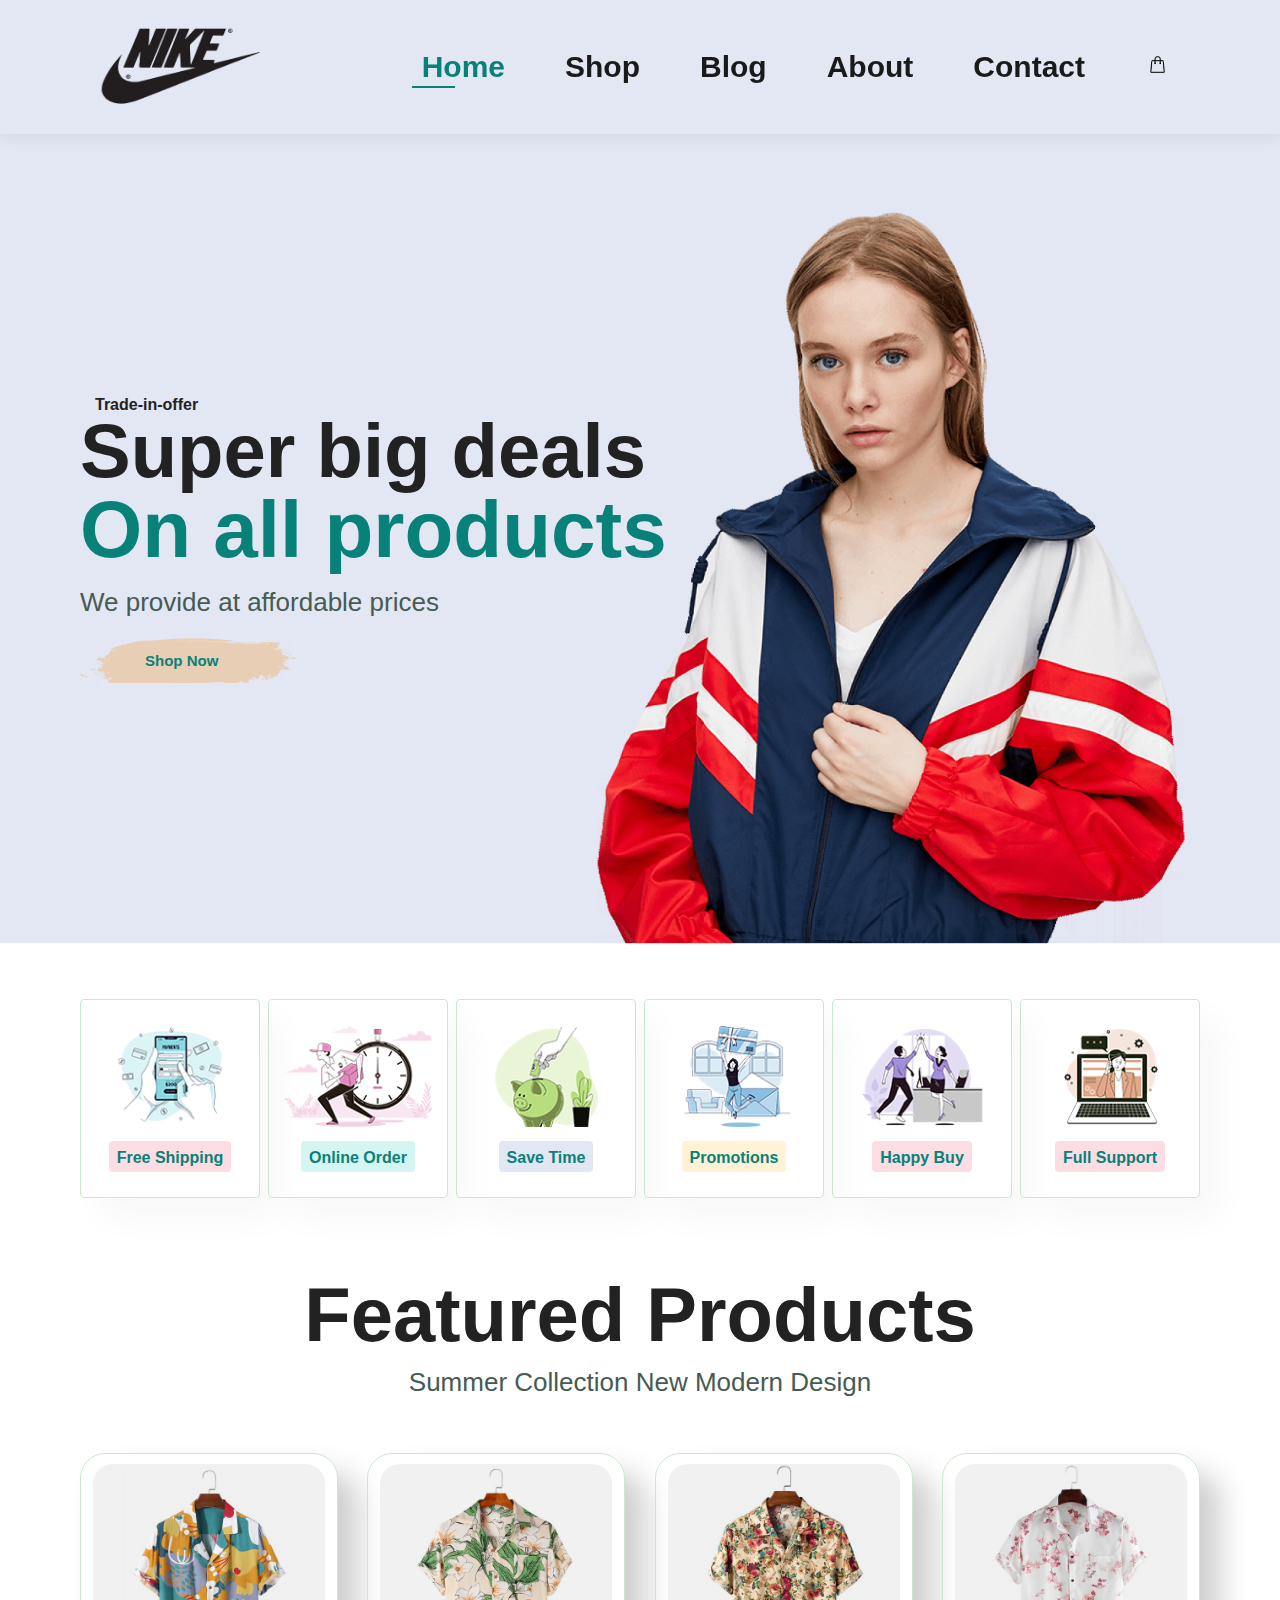
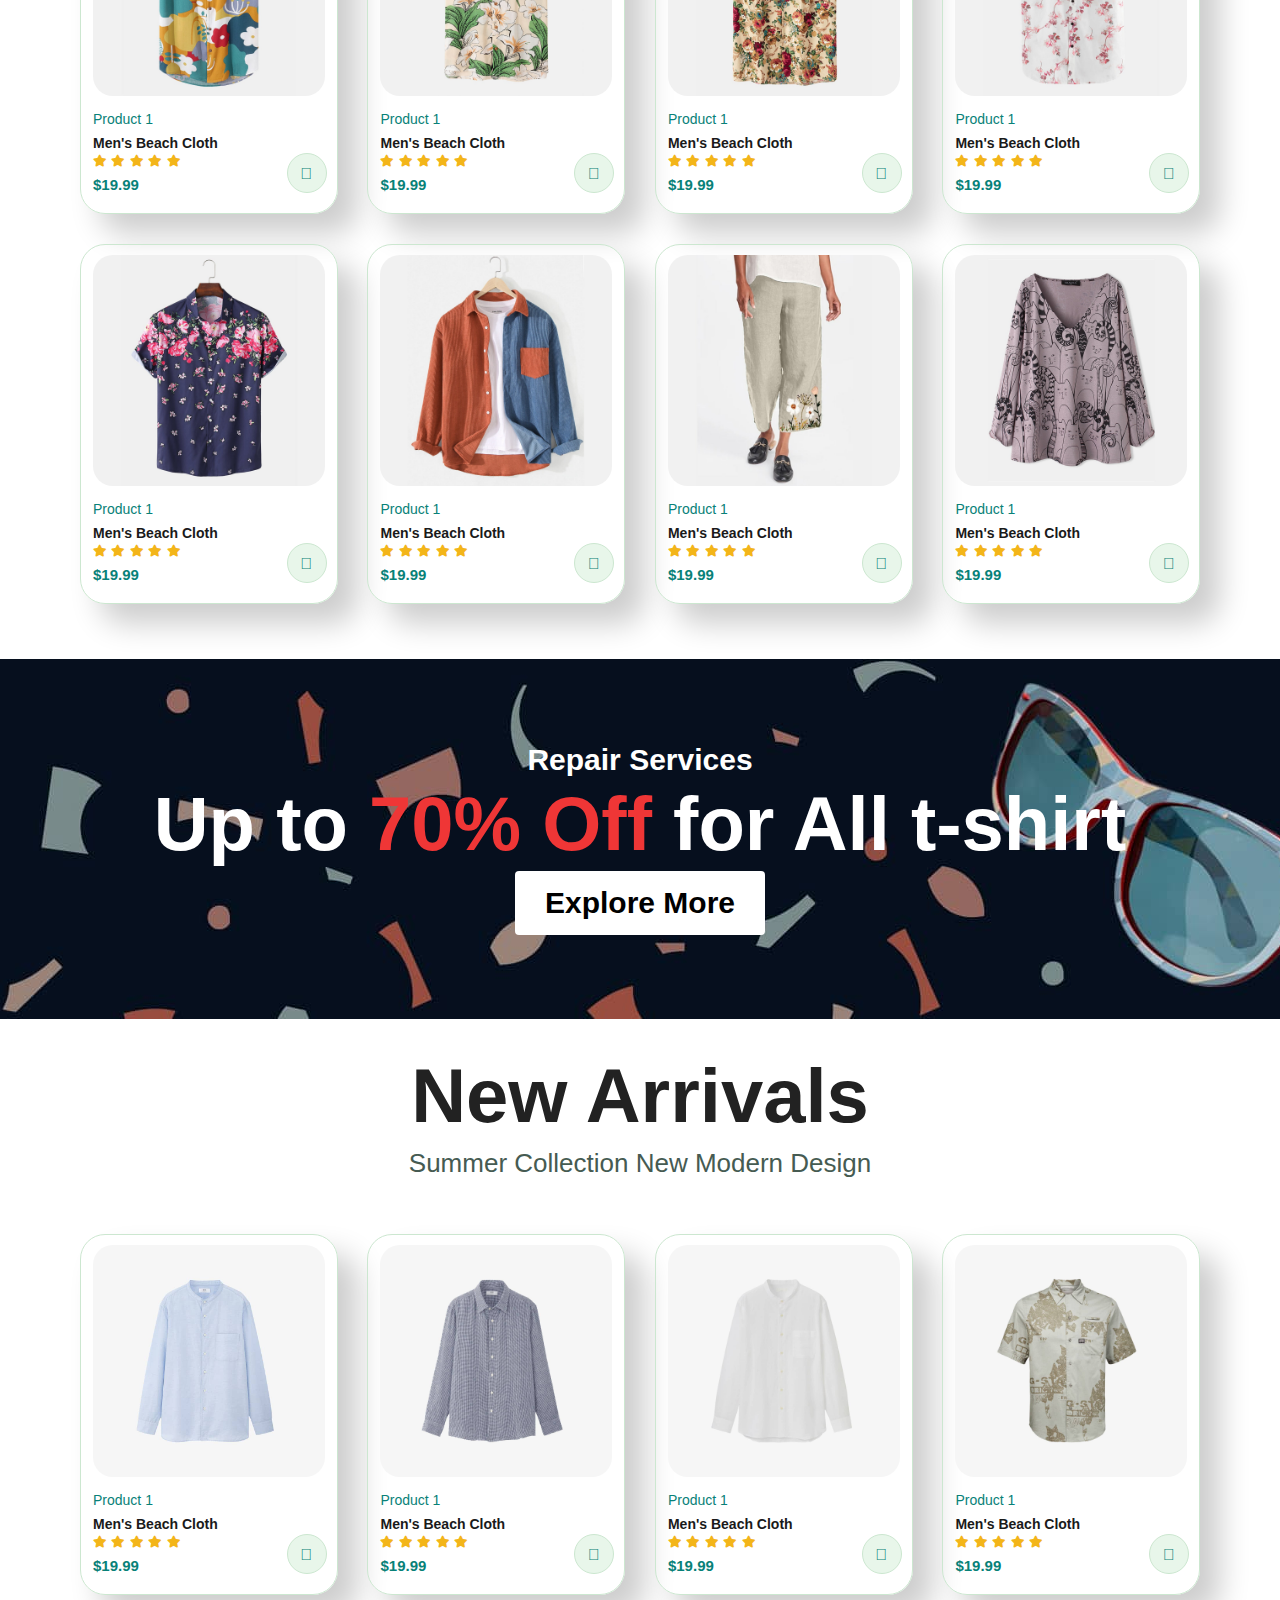
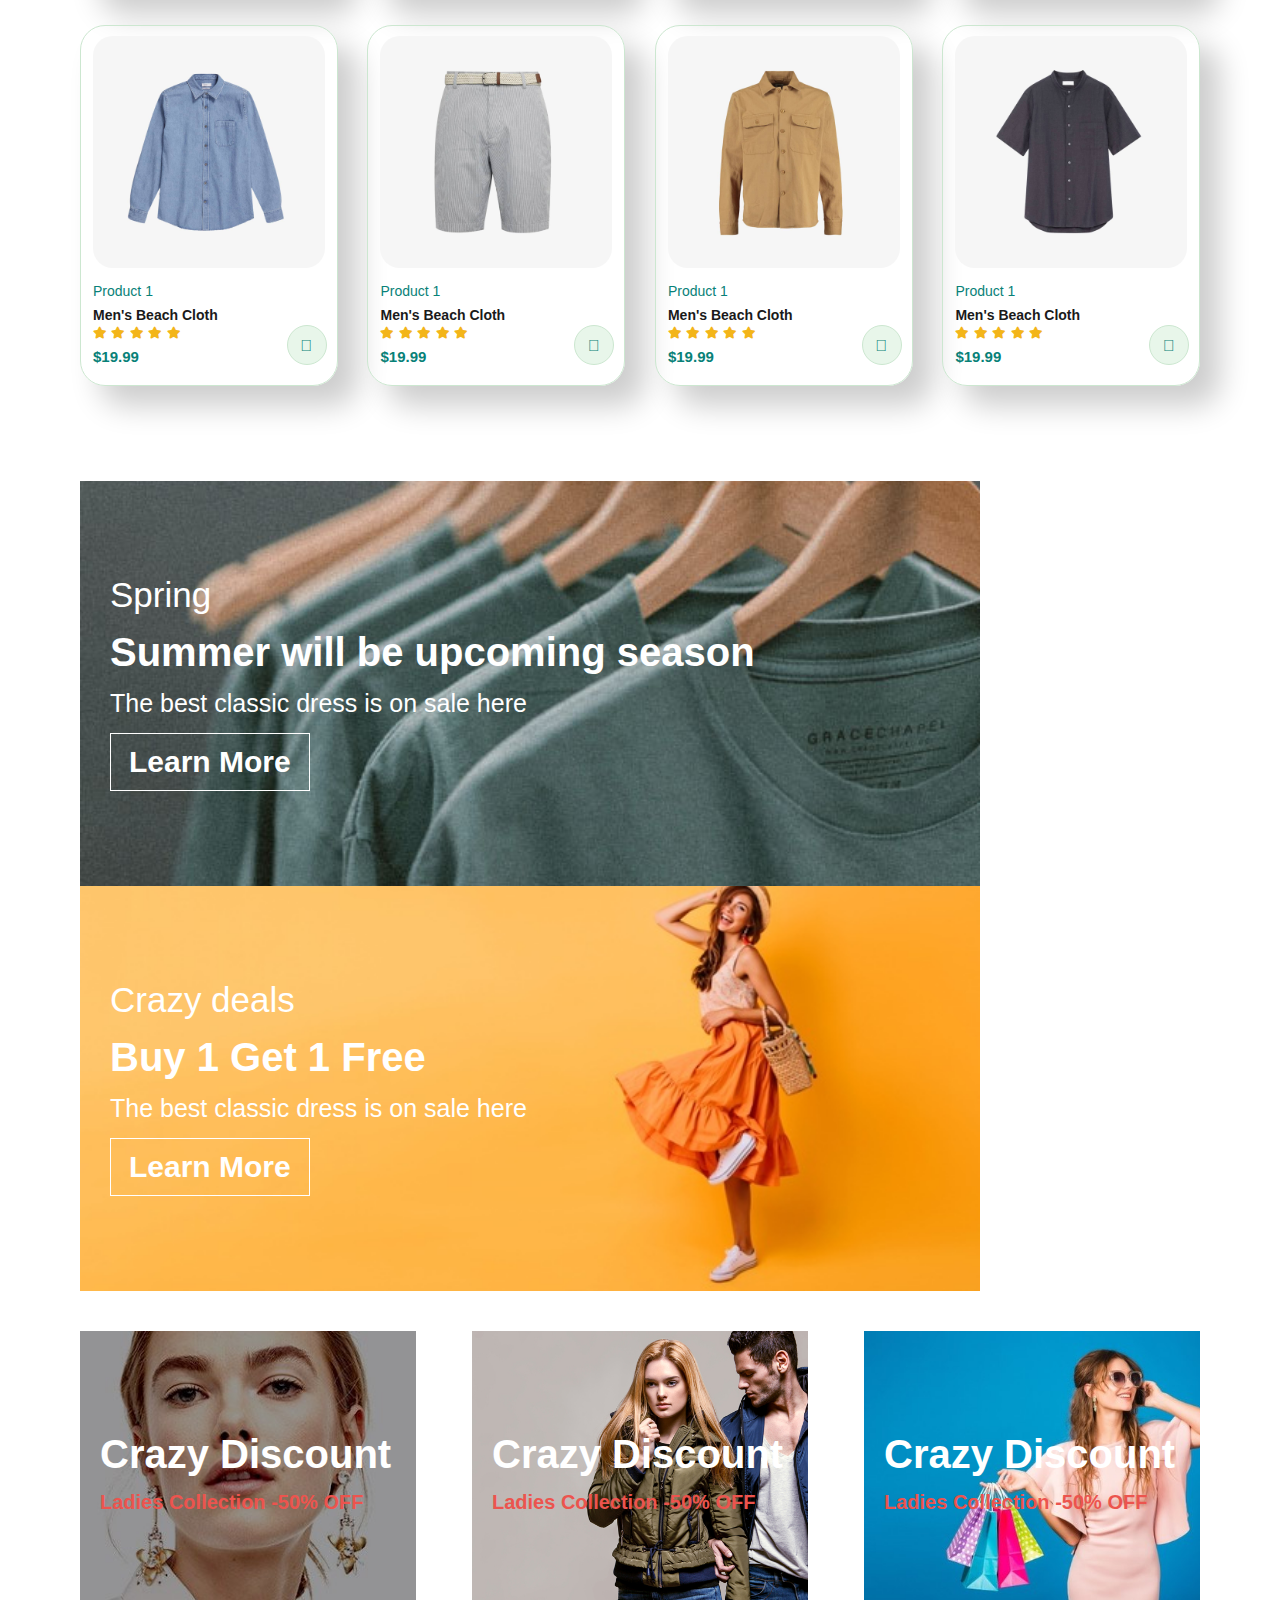
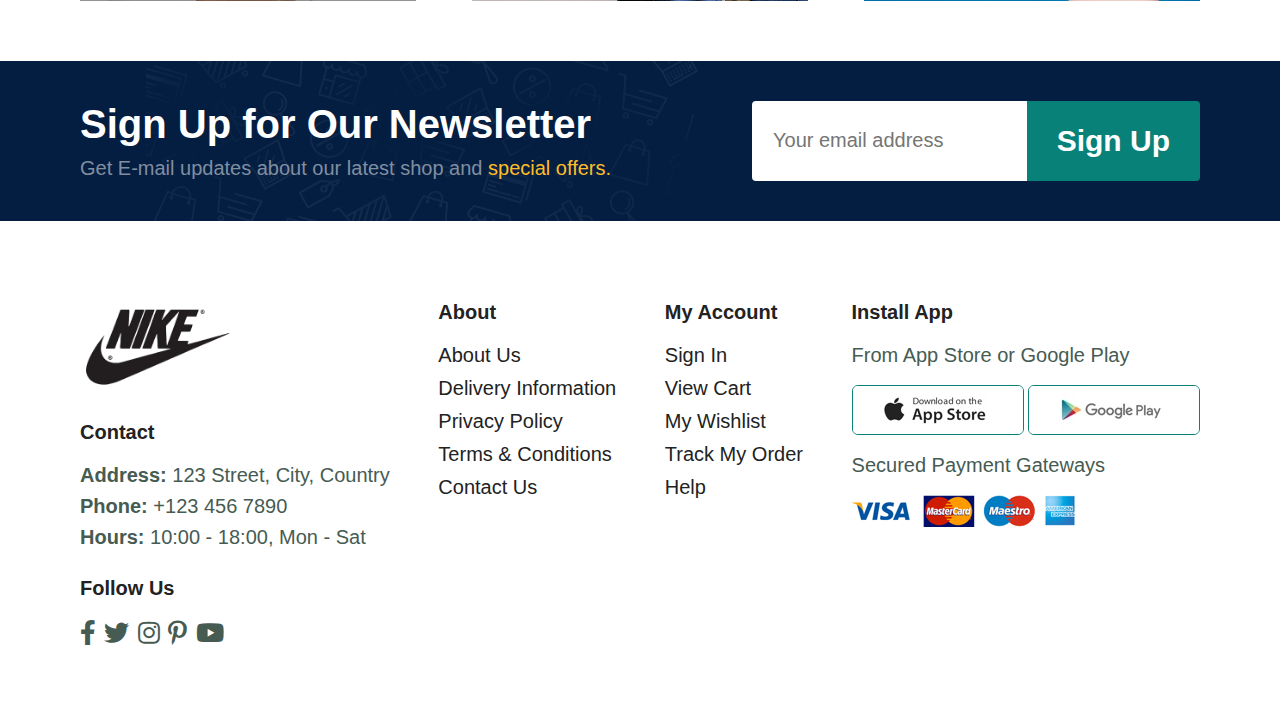
<file: index.html>
<!DOCTYPE html>
<html lang="en">
<head>
    <meta charset="UTF-8">
    <meta name="viewport" content="width=device-width, initial-scale=1.0">
    <title>Nike Factory Store</title>
    <link rel="stylesheet" href="sytle.css">
    <link rel="stylesheet" href="https://use.fontawesome.com/releases/v5.15.4/css/all.css"/>
</head>
<body>
    <section id="header">
        <a href="#"><img src="/asets/nikeB.png" class="nikeLogo" alt="logo unesa"></a>
        
        <div>
            <ul id="navbar">
                <li><a class="active" href="index.html">Home</a></li>
                <li><a href="shop.html">Shop</a></li>
                <li><a href="blog.html">Blog</a></li>
                <li><a href="/about.html">About</a></li>
                <li><a href="contact.html">Contact</a></li>
                <li><a href="cart.html" ><img src="/asets/logoTas.png" class="cart" alt="cart"></a></li>
            </ul>
        </div>
    </section>

    <section id="home">
        <h4>Trade-in-offer</h4>
        <h2>Super big deals</h2>
        <h1>On all products</h1>
        <p>We provide at affordable prices</p>
        <button>Shop Now</button>
    </section>

    <section id="feature" class="section-p1">
        <div class="featureBox">
            <img src="/asets/img/features/f1.png" alt="">
            <h4>Free Shipping</h4>
        </div>
        <div class="featureBox">
            <img src="/asets/img/features/f2.png" alt="">
            <h4>Online Order</h4>
        </div>
        <div class="featureBox">
            <img src="/asets/img/features/f3.png" alt="">
            <h4>Save Time</h4>
        </div>
        <div class="featureBox">
            <img src="/asets/img/features/f4.png" alt="">
            <h4>Promotions</h4>
        </div>
        <div class="featureBox">
            <img src="/asets/img/features/f5.png" alt="">
            <h4>Happy Buy</h4>
        </div>
        <div class="featureBox">
            <img src="/asets/img/features/f6.png" alt="">
            <h4>Full Support</h4>
        </div>
    </section>

    <section id="product1" class="section-p1">
        <h2>Featured Products</h2>
        <p>Summer Collection New Modern Design</p>
        <div class="pro-container">
            <div class="pro">
                <img src="/asets/img/products/f1.jpg">
                <div class="des">
                    <span>Product 1</span>
                    <h5>Men's Beach Cloth</h5>
                    <div class="rating">
                        <i class="fas fa-star"></i>
                        <i class="fas fa-star"></i>
                        <i class="fas fa-star"></i>
                        <i class="fas fa-star"></i>
                        <i class="fas fa-star"></i>
                    </div>
                    <h4>$19.99</h4>
                </div>
                <a href="#"><i class="fal fa-shopping-cart cart"></i></a>
            </div>
            <div class="pro">
                <img src="/asets/img/products/f2.jpg">
                <div class="des">
                    <span>Product 1</span>
                    <h5>Men's Beach Cloth</h5>
                    <div class="rating">
                        <i class="fas fa-star"></i>
                        <i class="fas fa-star"></i>
                        <i class="fas fa-star"></i>
                        <i class="fas fa-star"></i>
                        <i class="fas fa-star"></i>
                    </div>
                    <h4>$19.99</h4>
                </div>
                <a href="#"><i class="fal fa-shopping-cart cart"></i></a>
            </div>
            <div class="pro">
                <img src="/asets/img/products/f3.jpg">
                <div class="des">
                    <span>Product 1</span>
                    <h5>Men's Beach Cloth</h5>
                    <div class="rating">
                        <i class="fas fa-star"></i>
                        <i class="fas fa-star"></i>
                        <i class="fas fa-star"></i>
                        <i class="fas fa-star"></i>
                        <i class="fas fa-star"></i>
                    </div>
                    <h4>$19.99</h4>
                </div>
                <a href="#"><i class="fal fa-shopping-cart cart"></i></a>
            </div>
            <div class="pro">
                <img src="/asets/img/products/f4.jpg">
                <div class="des">
                    <span>Product 1</span>
                    <h5>Men's Beach Cloth</h5>
                    <div class="rating">
                        <i class="fas fa-star"></i>
                        <i class="fas fa-star"></i>
                        <i class="fas fa-star"></i>
                        <i class="fas fa-star"></i>
                        <i class="fas fa-star"></i>
                    </div>
                    <h4>$19.99</h4>
                </div>
                <a href="#"><i class="fal fa-shopping-cart cart"></i></a>
            </div>
            <div class="pro">
                <img src="/asets/img/products/f5.jpg">
                <div class="des">
                    <span>Product 1</span>
                    <h5>Men's Beach Cloth</h5>
                    <div class="rating">
                        <i class="fas fa-star"></i>
                        <i class="fas fa-star"></i>
                        <i class="fas fa-star"></i>
                        <i class="fas fa-star"></i>
                        <i class="fas fa-star"></i>
                    </div>
                    <h4>$19.99</h4>
                </div>
                <a href="#"><i class="fal fa-shopping-cart cart"></i></a>
            </div>
            <div class="pro">
                <img src="/asets/img/products/f6.jpg">
                <div class="des">
                    <span>Product 1</span>
                    <h5>Men's Beach Cloth</h5>
                    <div class="rating">
                        <i class="fas fa-star"></i>
                        <i class="fas fa-star"></i>
                        <i class="fas fa-star"></i>
                        <i class="fas fa-star"></i>
                        <i class="fas fa-star"></i>
                    </div>
                    <h4>$19.99</h4>
                </div>
                <a href="#"><i class="fal fa-shopping-cart cart"></i></a>
            </div>
            <div class="pro">
                <img src="/asets/img/products/f7.jpg">
                <div class="des">
                    <span>Product 1</span>
                    <h5>Men's Beach Cloth</h5>
                    <div class="rating">
                        <i class="fas fa-star"></i>
                        <i class="fas fa-star"></i>
                        <i class="fas fa-star"></i>
                        <i class="fas fa-star"></i>
                        <i class="fas fa-star"></i>
                    </div>
                    <h4>$19.99</h4>
                </div>
                <a href="#"><i class="fal fa-shopping-cart cart"></i></a>
            </div>
            <div class="pro">
                <img src="/asets/img/products/f8.jpg">
                <div class="des">
                    <span>Product 1</span>
                    <h5>Men's Beach Cloth</h5>
                    <div class="rating">
                        <i class="fas fa-star"></i>
                        <i class="fas fa-star"></i>
                        <i class="fas fa-star"></i>
                        <i class="fas fa-star"></i>
                        <i class="fas fa-star"></i>
                    </div>
                    <h4>$19.99</h4>
                </div>
                <a href="#"><i class="fal fa-shopping-cart cart"></i></a>
            </div>
        </div>
    </section>

    <section id="banner" class=".section-m1">
        <h4>Repair Services</h4>
        <h2>Up to <span>70% Off</span> for All t-shirt </h2>
        <button class="normal">Explore More</button>
    </section>

    <section id="product1" class="section-p1">
        <h2>New Arrivals</h2>
        <p>Summer Collection New Modern Design</p>
        <div class="pro-container">
            <div class="pro">
                <img src="/asets/img/products/n1.jpg">
                <div class="des">
                    <span>Product 1</span>
                    <h5>Men's Beach Cloth</h5>
                    <div class="rating">
                        <i class="fas fa-star"></i>
                        <i class="fas fa-star"></i>
                        <i class="fas fa-star"></i>
                        <i class="fas fa-star"></i>
                        <i class="fas fa-star"></i>
                    </div>
                    <h4>$19.99</h4>
                </div>
                <a href="#"><i class="fal fa-shopping-cart cart"></i></a>
            </div>
            <div class="pro">
                <img src="/asets/img/products/n2.jpg">
                <div class="des">
                    <span>Product 1</span>
                    <h5>Men's Beach Cloth</h5>
                    <div class="rating">
                        <i class="fas fa-star"></i>
                        <i class="fas fa-star"></i>
                        <i class="fas fa-star"></i>
                        <i class="fas fa-star"></i>
                        <i class="fas fa-star"></i>
                    </div>
                    <h4>$19.99</h4>
                </div>
                <a href="#"><i class="fal fa-shopping-cart cart"></i></a>
            </div>
            <div class="pro">
                <img src="/asets/img/products/n3.jpg">
                <div class="des">
                    <span>Product 1</span>
                    <h5>Men's Beach Cloth</h5>
                    <div class="rating">
                        <i class="fas fa-star"></i>
                        <i class="fas fa-star"></i>
                        <i class="fas fa-star"></i>
                        <i class="fas fa-star"></i>
                        <i class="fas fa-star"></i>
                    </div>
                    <h4>$19.99</h4>
                </div>
                <a href="#"><i class="fal fa-shopping-cart cart"></i></a>
            </div>
            <div class="pro">
                <img src="/asets/img/products/n4.jpg">
                <div class="des">
                    <span>Product 1</span>
                    <h5>Men's Beach Cloth</h5>
                    <div class="rating">
                        <i class="fas fa-star"></i>
                        <i class="fas fa-star"></i>
                        <i class="fas fa-star"></i>
                        <i class="fas fa-star"></i>
                        <i class="fas fa-star"></i>
                    </div>
                    <h4>$19.99</h4>
                </div>
                <a href="#"><i class="fal fa-shopping-cart cart"></i></a>
            </div>
            <div class="pro">
                <img src="/asets/img/products/n5.jpg">
                <div class="des">
                    <span>Product 1</span>
                    <h5>Men's Beach Cloth</h5>
                    <div class="rating">
                        <i class="fas fa-star"></i>
                        <i class="fas fa-star"></i>
                        <i class="fas fa-star"></i>
                        <i class="fas fa-star"></i>
                        <i class="fas fa-star"></i>
                    </div>
                    <h4>$19.99</h4>
                </div>
                <a href="#"><i class="fal fa-shopping-cart cart"></i></a>
            </div>
            <div class="pro">
                <img src="/asets/img/products/n6.jpg">
                <div class="des">
                    <span>Product 1</span>
                    <h5>Men's Beach Cloth</h5>
                    <div class="rating">
                        <i class="fas fa-star"></i>
                        <i class="fas fa-star"></i>
                        <i class="fas fa-star"></i>
                        <i class="fas fa-star"></i>
                        <i class="fas fa-star"></i>
                    </div>
                    <h4>$19.99</h4>
                </div>
                <a href="#"><i class="fal fa-shopping-cart cart"></i></a>
            </div>
            <div class="pro">
                <img src="/asets/img/products/n7.jpg">
                <div class="des">
                    <span>Product 1</span>
                    <h5>Men's Beach Cloth</h5>
                    <div class="rating">
                        <i class="fas fa-star"></i>
                        <i class="fas fa-star"></i>
                        <i class="fas fa-star"></i>
                        <i class="fas fa-star"></i>
                        <i class="fas fa-star"></i>
                    </div>
                    <h4>$19.99</h4>
                </div>
                <a href="#"><i class="fal fa-shopping-cart cart"></i></a>
            </div>
            <div class="pro">
                <img src="/asets/img/products/n8.jpg">
                <div class="des">
                    <span>Product 1</span>
                    <h5>Men's Beach Cloth</h5>
                    <div class="rating">
                        <i class="fas fa-star"></i>
                        <i class="fas fa-star"></i>
                        <i class="fas fa-star"></i>
                        <i class="fas fa-star"></i>
                        <i class="fas fa-star"></i>
                    </div>
                    <h4>$19.99</h4>
                </div>
                <a href="#"><i class="fal fa-shopping-cart cart"></i></a>
            </div>
        </div>
    </section>

    <section id="banner2" class="section-p1">
        <div class="banner-box banner-box1">
            <h4>Spring</h4>
            <h2>Summer will be upcoming season</h2>
            <span>The best classic dress is on sale here</span>
            <button class="white">Learn More</button>
        </div>
        <div class="banner-box">
            <h4>Crazy deals</h4>
            <h2>Buy 1 Get 1 Free</h2>
            <span>The best classic dress is on sale here</span>
            <button class="white">Learn More</button>
        </div>
    </section>

    <section id="banner3">
        <div class="banner-box ">
            <h2>Crazy Discount</h2>
            <h3>Ladies Collection -50% OFF</h3>
        </div>
        <div class="banner-box banner-box2">
            <h2>Crazy Discount</h2>
            <h3>Ladies Collection -50% OFF</h3>
        </div>
        <div class="banner-box banner-box3">
            <h2>Crazy Discount</h2>
            <h3>Ladies Collection -50% OFF</h3>
        </div>
    </section>

    <section id="newsletter" class="section-p1 section-m1" >
        <div class="newstext">
            <h4>Sign Up for Our Newsletter</h4>
            <p>Get E-mail updates about our latest shop and <span>special offers.</span></p>
        </div>
        <div class="form">
            <input type="email" placeholder="Your email address">
            <button class="normal">Sign Up</button>
        </div>
    </section>

    <footer class="section-p1">
        <div class="col">
            <img class="nikeLogo" src="/asets/nikeB.png" alt="">
            <h4>Contact</h4>
            <p><strong>Address:</strong> 123 Street, City, Country</p>
            <p><strong>Phone:</strong> +123 456 7890</p>
            <p><strong>Hours:</strong> 10:00 - 18:00, Mon - Sat</p>
            <div class="follow">
                <h4>Follow Us</h4>
                <div class="icon">
                    <i class="fab fa-facebook-f"></i>
                    <i class="fab fa-twitter"></i>
                    <i class="fab fa-instagram"></i>
                    <i class="fab fa-pinterest-p"></i>
                    <i class="fab fa-youtube"></i>
                </div>
            </div>
        </div>
        <div class="col">
            <h4>About</h4>
            <a href="#">About Us</a>
            <a href="#">Delivery Information</a>
            <a href="#">Privacy Policy</a>
            <a href="#">Terms & Conditions</a>
            <a href="#">Contact Us</a>
        </div>
        <div class="col">
            <h4>My Account</h4>
            <a href="#">Sign In</a>
            <a href="#">View Cart</a>
            <a href="#">My Wishlist</a>
            <a href="#">Track My Order</a>
            <a href="#">Help</a>
        </div>
        <div class="col install">
            <h4>Install App</h4>
            <p>From App Store or Google Play</p>
            <div class="row">
                <img src="/asets/img/pay/app.jpg" alt="">
                <img src="/asets/img/pay/play.jpg" alt="">
            </div>
            <p>Secured Payment Gateways</p>
            <img src="/asets/img/pay/pay.png" alt="">
        </div>
    </footer>

    <script src="script.js"></script>
</body>
</html>
</file>
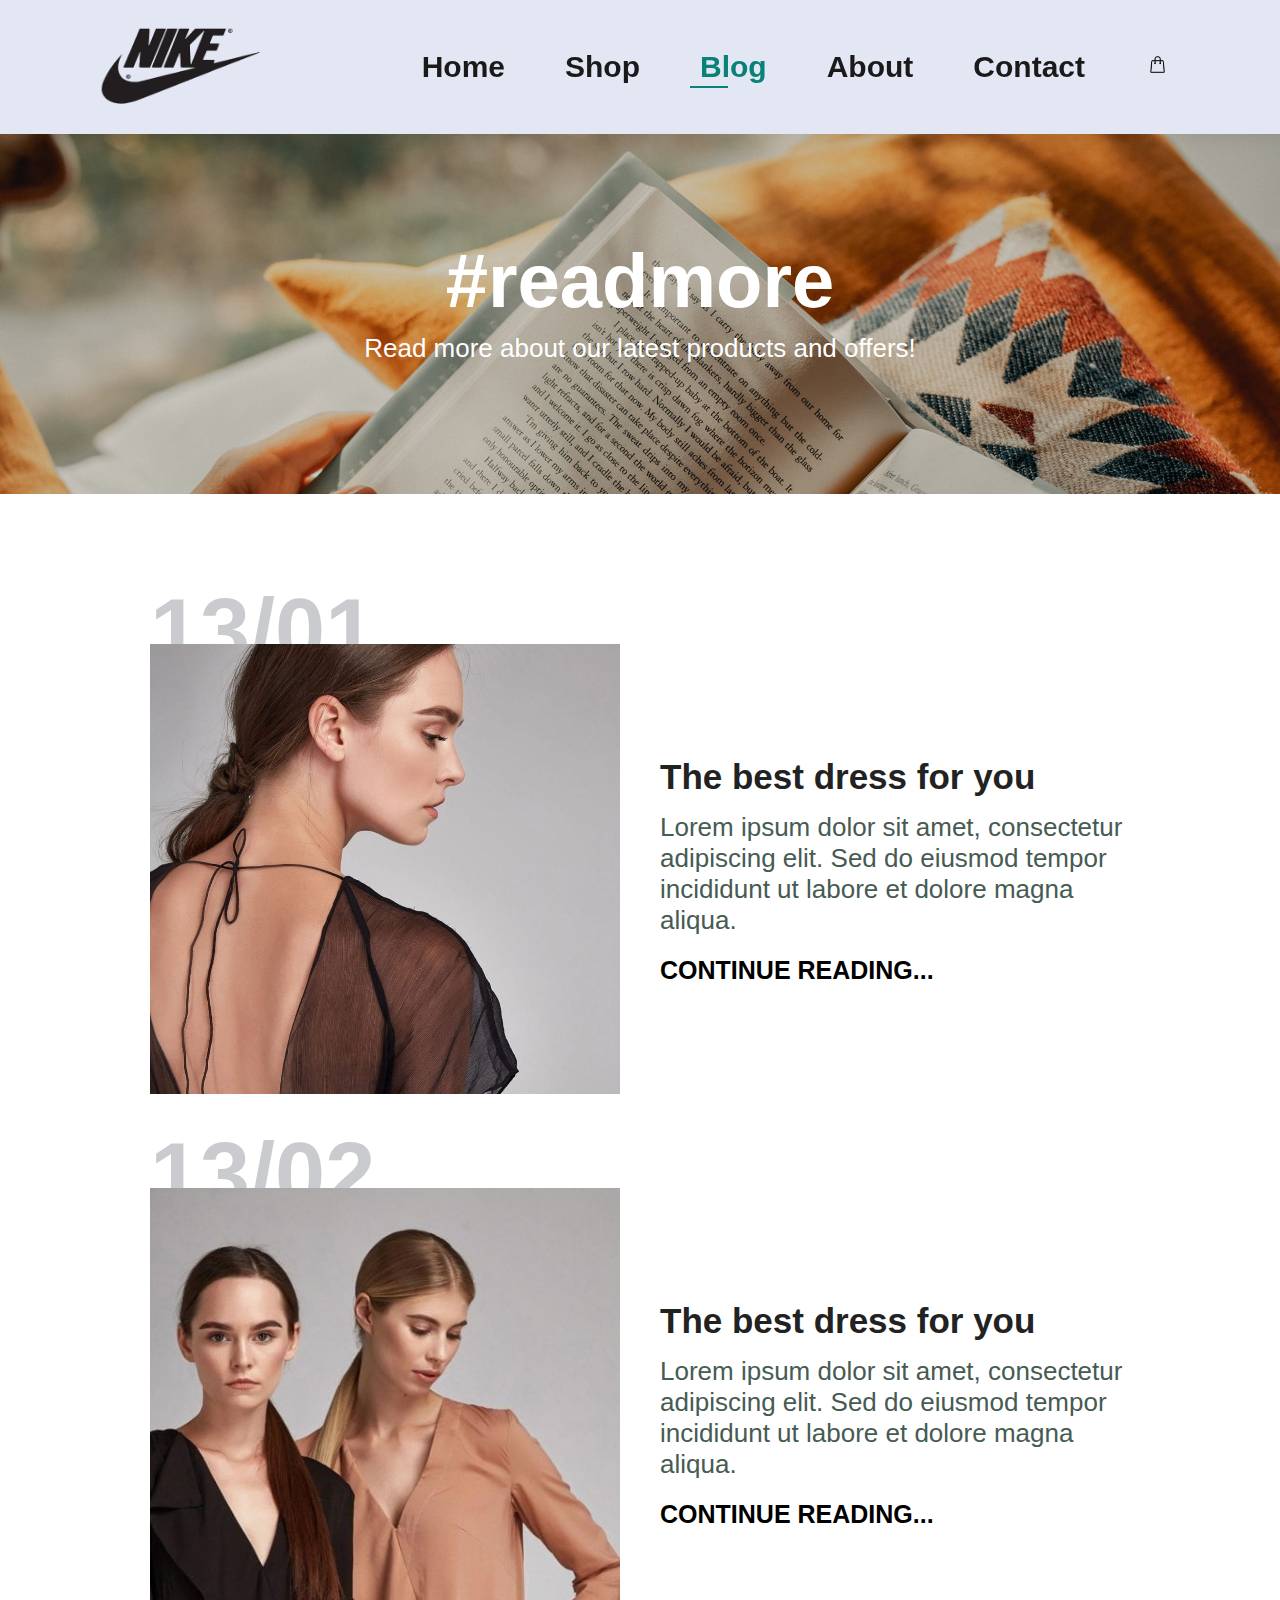
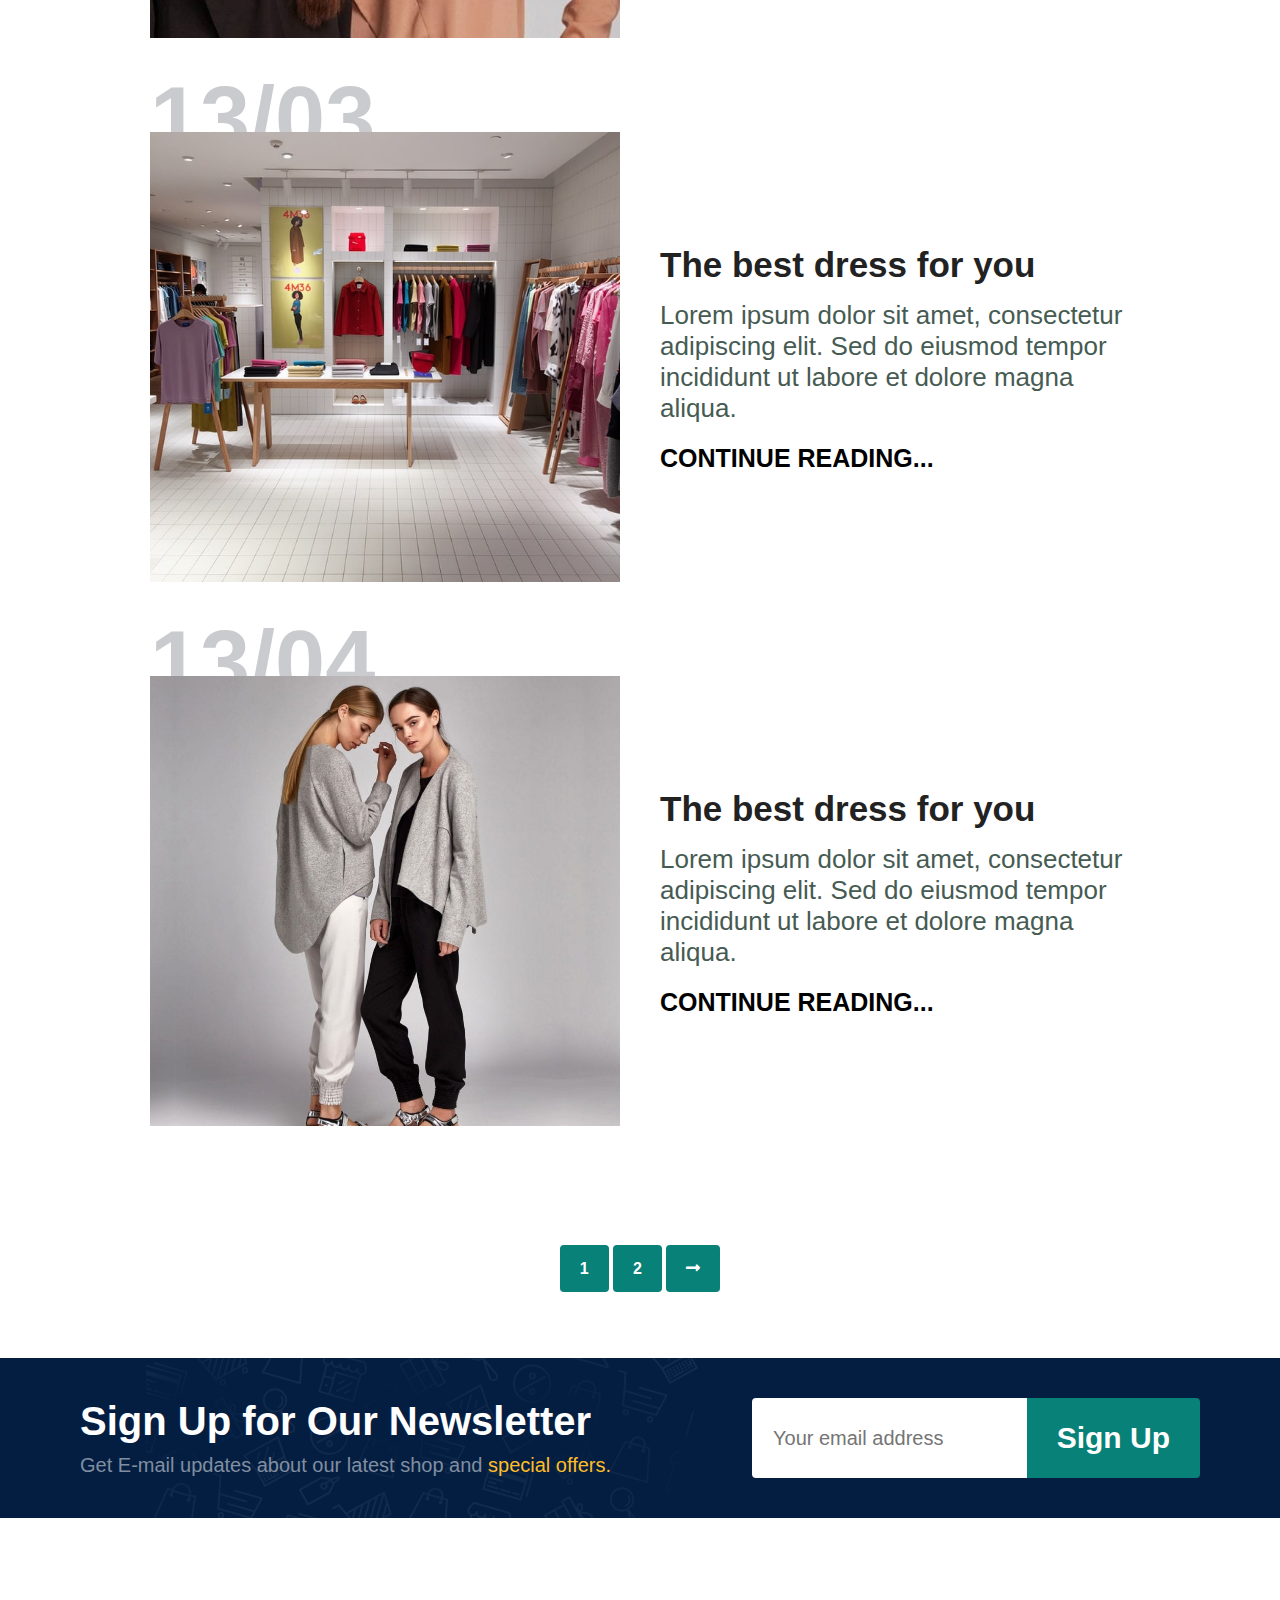
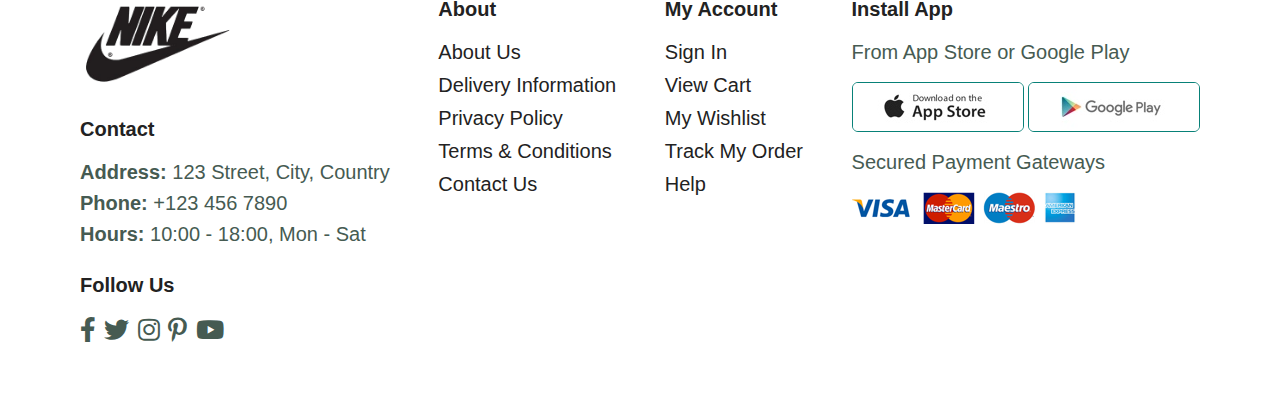
<file: blog.html>
<!DOCTYPE html>
<html lang="en">
<head>
    <meta charset="UTF-8">
    <meta name="viewport" content="width=device-width, initial-scale=1.0">
    <title>Nike Factory Store</title>
    <link rel="stylesheet" href="sytle.css">
    <link rel="stylesheet" href="https://use.fontawesome.com/releases/v5.15.4/css/all.css"/>
</head>
<body>
    <section id="header">
        <a href="#"><img src="/asets/nikeB.png" class="nikeLogo" alt="logo unesa"></a>
        
        <div>
            <ul id="navbar">
                <li><a href="index.html">Home</a></li>
                <li><a href="shop.html">Shop</a></li>
                <li><a class="active" href="blog.html">Blog</a></li>
                <li><a href="/about.html">About</a></li>
                <li><a href="contact.html">Contact</a></li>
                <li><a href="cart.html" ><img src="/asets/logoTas.png" class="cart" alt="cart"></a></li>
            </ul>
        </div>
    </section>

    <section id="page-header" class="blog-header">
        <h2>#readmore</h2>
        <p>Read more about our latest products and offers!</p>
    </section>

    <section id="blog">
        <div class="blog-box">
            <div class="blog-image">
                <img src="/asets/img/blog/b1.jpg" alt="">
            </div>
            <div class="blog-details">
                <h4>The best dress for you</h4>
                <p>Lorem ipsum dolor sit amet, consectetur adipiscing elit. Sed do eiusmod tempor incididunt ut labore et dolore magna aliqua.</p>
                <a href="#">CONTINUE READING...</a>
            </div>
            <h1>13/01</h1>
        </div>
        <div class="blog-box">
            <div class="blog-image">
                <img src="/asets/img/blog/b2.jpg" alt="">
            </div>
            <div class="blog-details">
                <h4>The best dress for you</h4>
                <p>Lorem ipsum dolor sit amet, consectetur adipiscing elit. Sed do eiusmod tempor incididunt ut labore et dolore magna aliqua.</p>
                <a href="#">CONTINUE READING...</a>
            </div>
            <h1>13/02</h1>
        </div>
        <div class="blog-box">
            <div class="blog-image">
                <img src="/asets/img/blog/b3.jpg" alt="">
            </div>
            <div class="blog-details">
                <h4>The best dress for you</h4>
                <p>Lorem ipsum dolor sit amet, consectetur adipiscing elit. Sed do eiusmod tempor incididunt ut labore et dolore magna aliqua.</p>
                <a href="#">CONTINUE READING...</a>
            </div>
            <h1>13/03</h1>
        </div>
        <div class="blog-box">
            <div class="blog-image">
                <img src="/asets/img/blog/b4.jpg" alt="">
            </div>
            <div class="blog-details">
                <h4>The best dress for you</h4>
                <p>Lorem ipsum dolor sit amet, consectetur adipiscing elit. Sed do eiusmod tempor incididunt ut labore et dolore magna aliqua.</p>
                <a href="#">CONTINUE READING...</a>
            </div>
            <h1>13/04</h1>
        </div>
    </section>

    <section id="pagination" class="section-p1">
        <a href="#">1</a>
        <a href="#">2</a>
        <a href="#"><i class="fas fa-long-arrow-alt-right"></i></a>
    </section>

    <section id="newsletter" class="section-p1 section-m1" >
        <div class="newstext">
            <h4>Sign Up for Our Newsletter</h4>
            <p>Get E-mail updates about our latest shop and <span>special offers.</span></p>
        </div>
        <div class="form">
            <input type="email" placeholder="Your email address">
            <button class="normal">Sign Up</button>
        </div>
    </section>

    <footer class="section-p1">
        <div class="col">
            <img class="nikeLogo" src="/asets/nikeB.png" alt="">
            <h4>Contact</h4>
            <p><strong>Address:</strong> 123 Street, City, Country</p>
            <p><strong>Phone:</strong> +123 456 7890</p>
            <p><strong>Hours:</strong> 10:00 - 18:00, Mon - Sat</p>
            <div class="follow">
                <h4>Follow Us</h4>
                <div class="icon">
                    <i class="fab fa-facebook-f"></i>
                    <i class="fab fa-twitter"></i>
                    <i class="fab fa-instagram"></i>
                    <i class="fab fa-pinterest-p"></i>
                    <i class="fab fa-youtube"></i>
                </div>
            </div>
        </div>
        <div class="col">
            <h4>About</h4>
            <a href="#">About Us</a>
            <a href="#">Delivery Information</a>
            <a href="#">Privacy Policy</a>
            <a href="#">Terms & Conditions</a>
            <a href="#">Contact Us</a>
        </div>
        <div class="col">
            <h4>My Account</h4>
            <a href="#">Sign In</a>
            <a href="#">View Cart</a>
            <a href="#">My Wishlist</a>
            <a href="#">Track My Order</a>
            <a href="#">Help</a>
        </div>
        <div class="col install">
            <h4>Install App</h4>
            <p>From App Store or Google Play</p>
            <div class="row">
                <img src="/asets/img/pay/app.jpg" alt="">
                <img src="/asets/img/pay/play.jpg" alt="">
            </div>
            <p>Secured Payment Gateways</p>
            <img src="/asets/img/pay/pay.png" alt="">
        </div>
    </footer>

    <script src="script.js"></script>
</body>
</html>
</file>
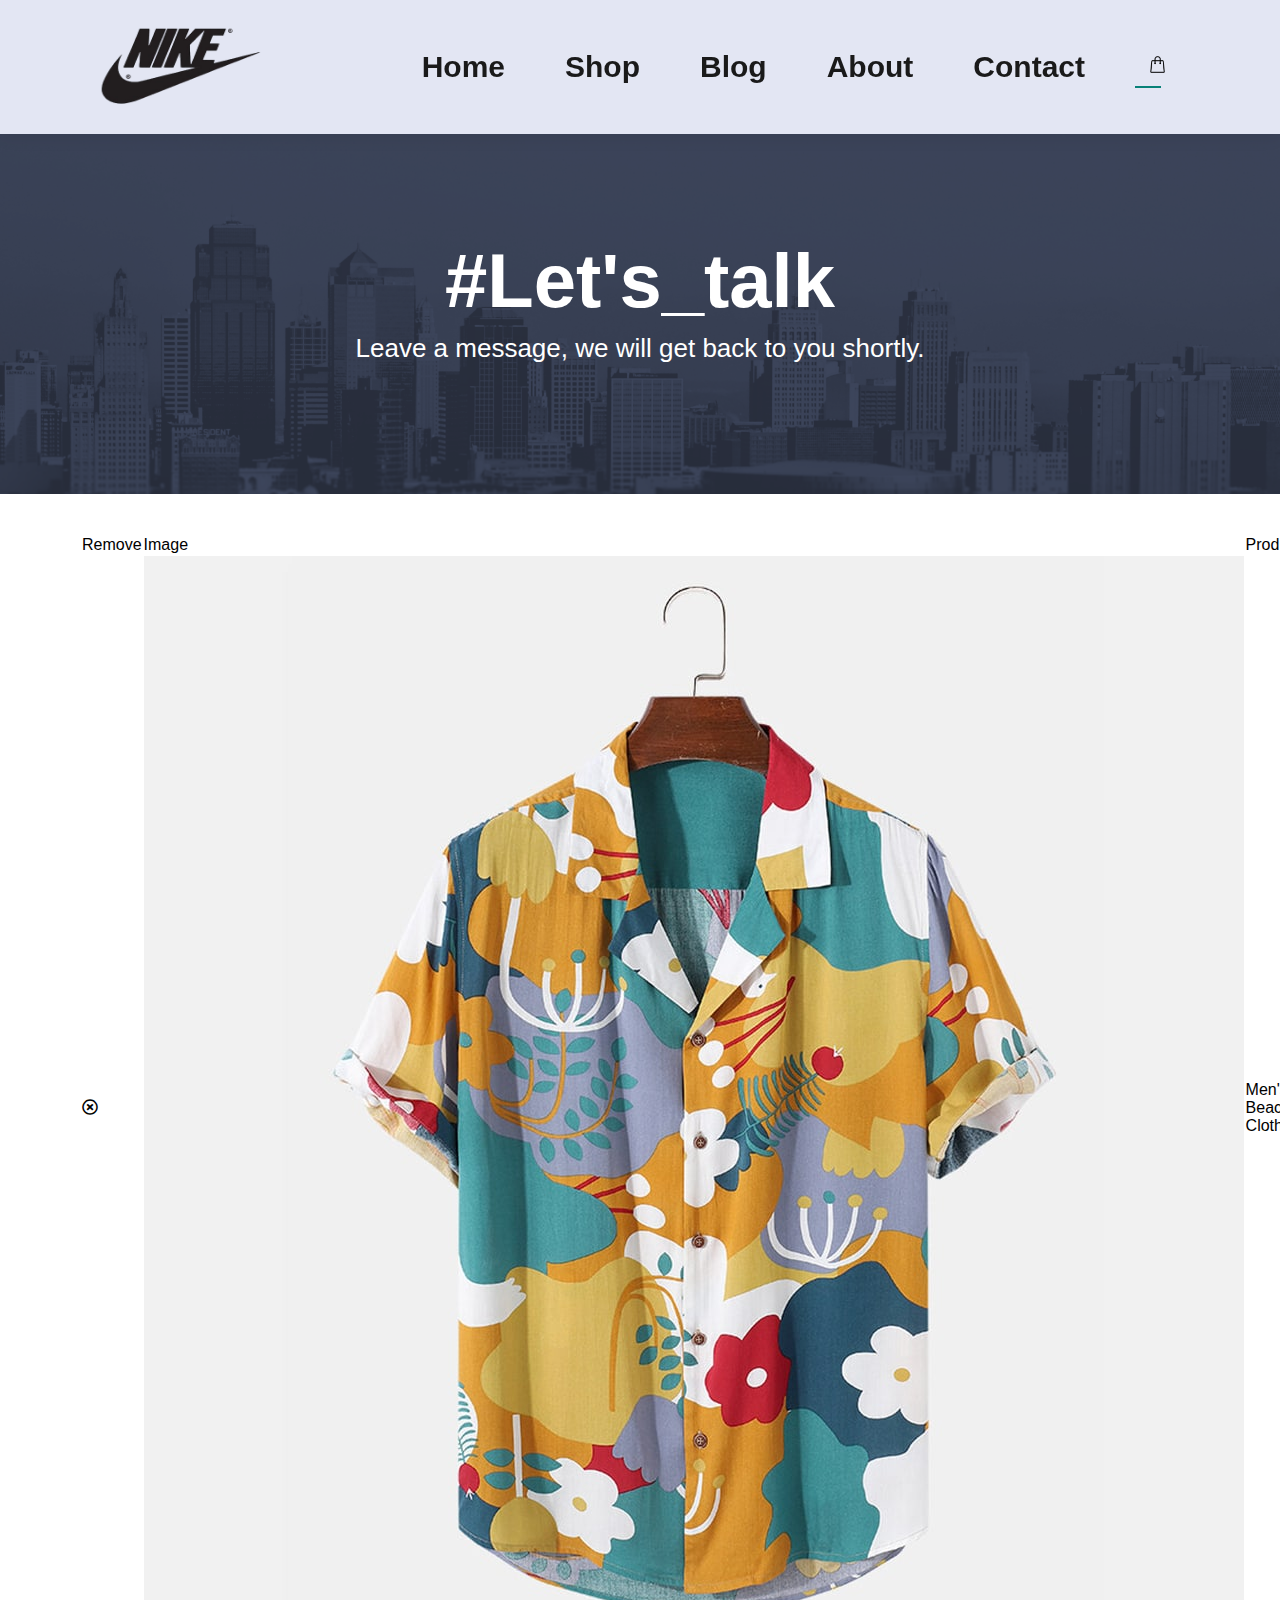
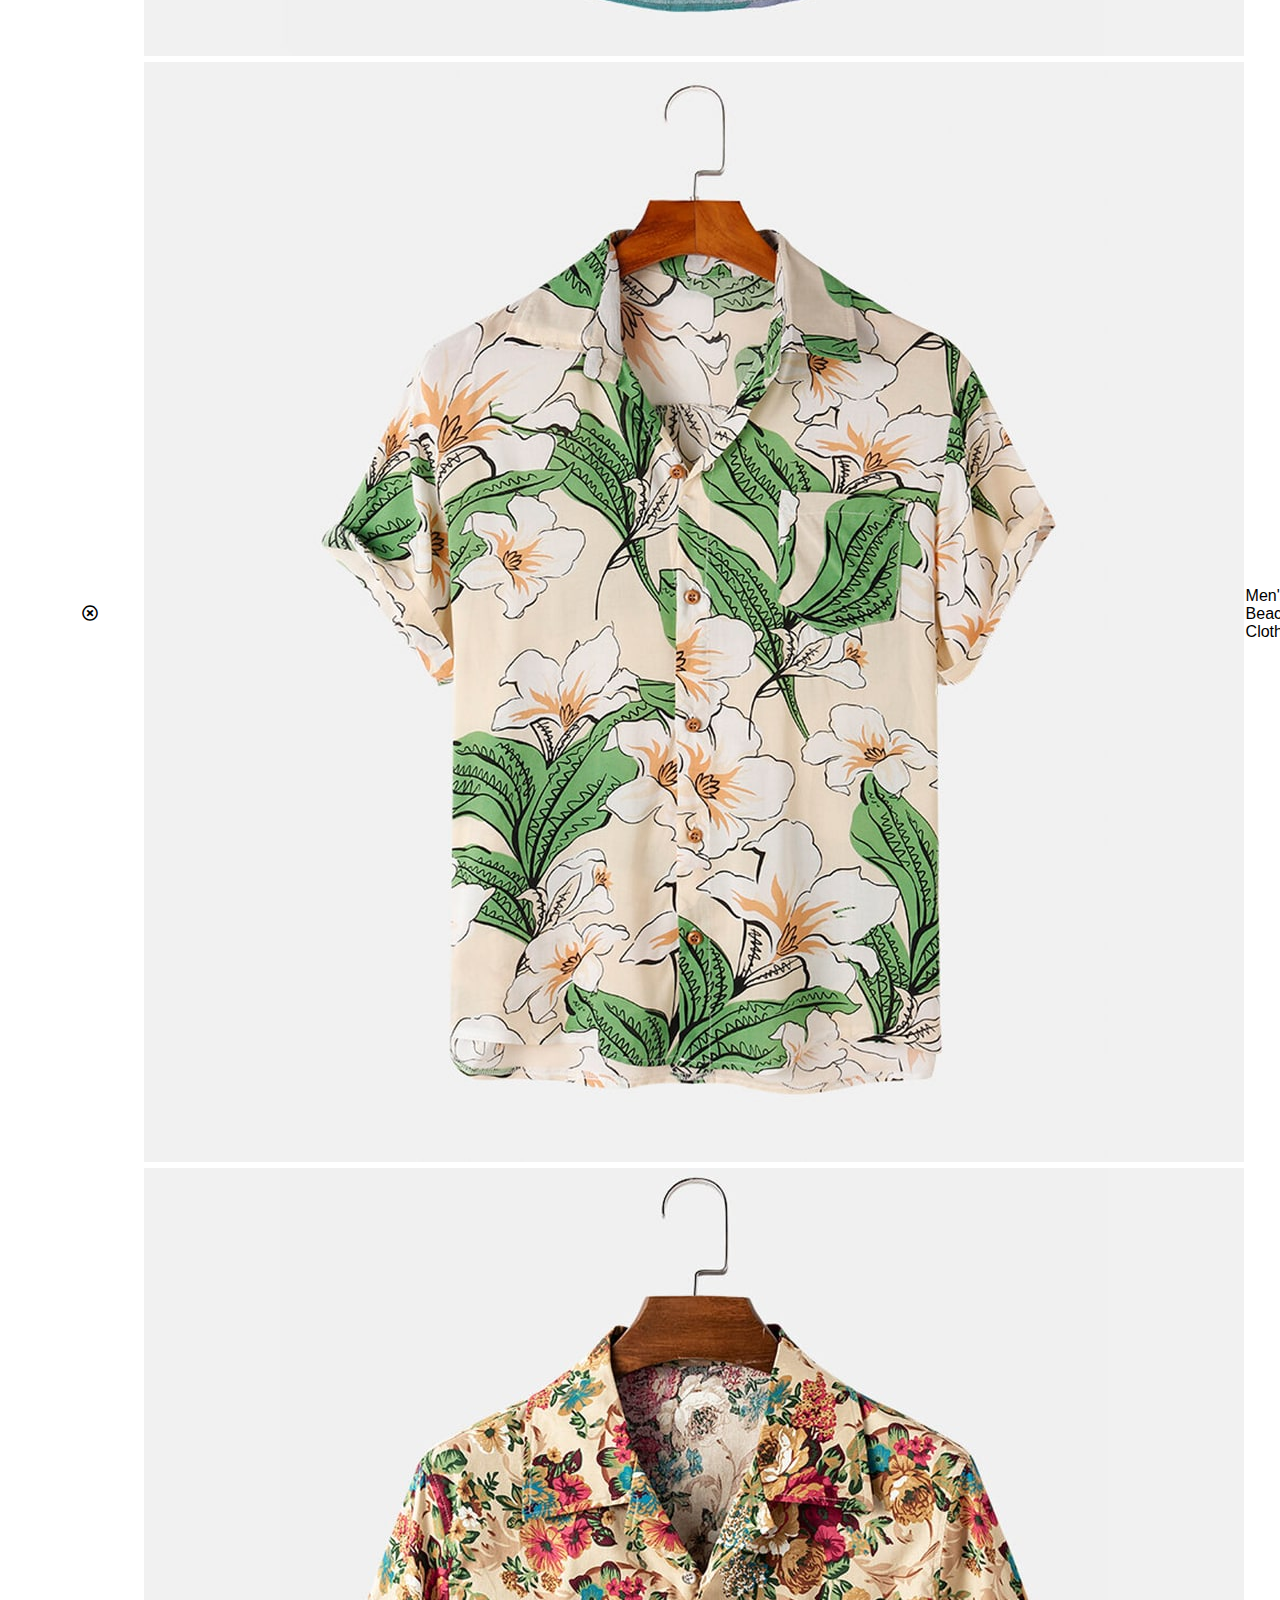
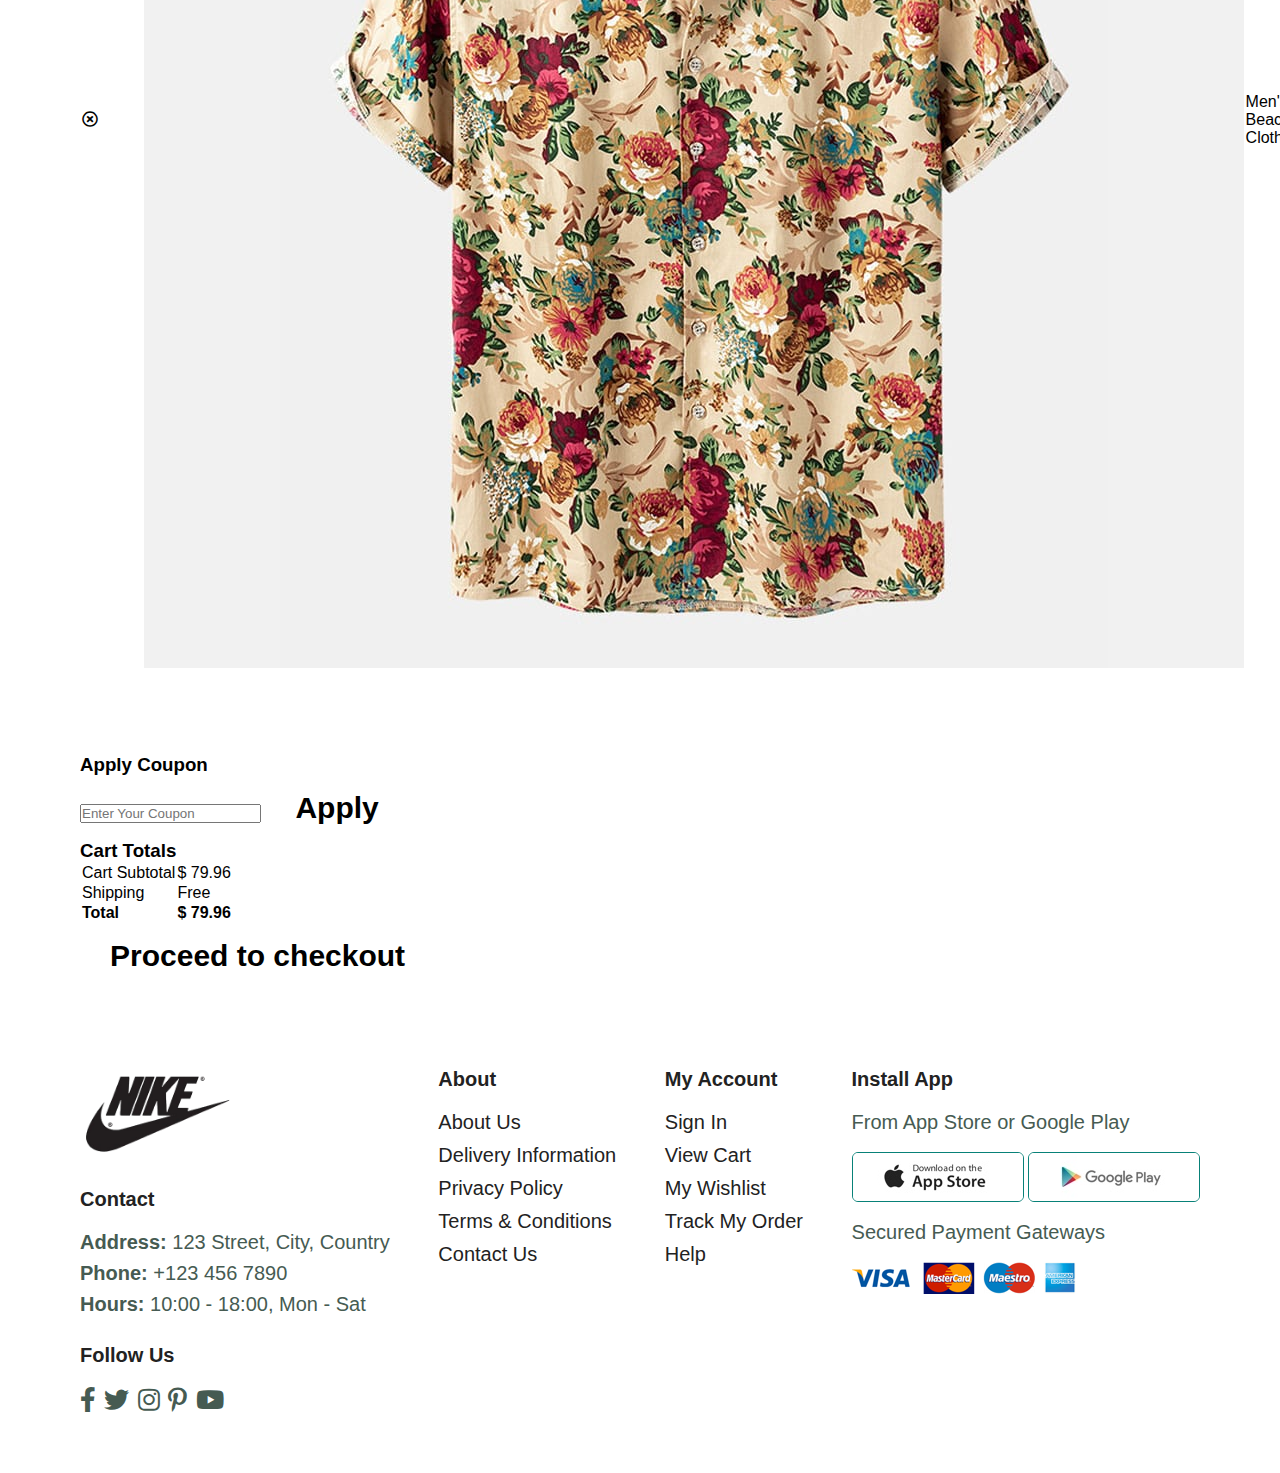
<file: cart.html>
<!DOCTYPE html>
<html lang="en">
<head>
    <meta charset="UTF-8">
    <meta name="viewport" content="width=device-width, initial-scale=1.0">
    <title>Nike Factory Store</title>
    <link rel="stylesheet" href="sytle.css">
    <link rel="stylesheet" href="https://use.fontawesome.com/releases/v5.15.4/css/all.css"/>
</head>
<body>
    <section id="header">
        <a href="#"><img src="/asets/nikeB.png" class="nikeLogo" alt="logo unesa"></a>
        
        <div>
            <ul id="navbar">
                <li><a href="index.html">Home</a></li>
                <li><a href="shop.html">Shop</a></li>
                <li><a href="blog.html">Blog</a></li>
                <li><a href="/about.html">About</a></li>
                <li><a href="contact.html">Contact</a></li>
                <li><a class="active" href="cart.html" ><img src="/asets/logoTas.png" class="cart" alt="cart"></a></li>
            </ul>
        </div>
    </section>

    <section id="page-header" class="about-header">
        <h2>#Let's_talk</h2>
        <p>Leave a message, we will get back to you shortly.</p>
    </section>

    <section id="cart" class="section-p1">
        <table width="100%">
            <thead>
                <tr>
                    <td>Remove</td>
                    <td>Image</td>
                    <td>Product</td>
                    <td>Price</td>
                    <td>Quantity</td>
                    <td>Subtotal</td>
                </tr>
            </thead>
            <tbody>
                <tr>
                    <td><a href="#"></a><i class="far fa-times-circle"></i></a></td>
                    <td><img src="/asets/img/products/f1.jpg" alt=""></td>
                    <td>Men's Beach Cloth</td>
                    <td>$19.99</td>
                    <td><input type="number" value="1"></td>
                    <td>$19.99</td>
                </tr>
                <tr>
                    <td><a href="#"></a><i class="far fa-times-circle"></i></a></td>
                    <td><img src="/asets/img/products/f2.jpg" alt=""></td>
                    <td>Men's Beach Cloth</td>
                    <td>$19.99</td>
                    <td><input type="number" value="1"></td>
                    <td>$19.99</td>
                </tr>
                <tr>
                    <td><a href="#"></a><i class="far fa-times-circle"></i></a></td>
                    <td><img src="/asets/img/products/f3.jpg" alt=""></td>
                    <td>Men's Beach Cloth</td>
                    <td>$19.99</td>
                    <td><input type="number" value="1"></td>
                    <td>$19.99</td>
                </tr>
            </tbody>
        </table>
    </section>

    <section id="cart-add" class="section-p1">
        <div id="coupon">
            <h3>Apply Coupon</h3>
            <div>
                <input type="text" placeholder="Enter Your Coupon">
                <button class="normal">Apply</button>
            </div>
        </div>
        <div id="subtotal">
            <h3>Cart Totals</h3>
            <table>
                <tr>
                    <td>Cart Subtotal</td>
                    <td>$ 79.96</td>
                </tr>
                <tr>
                    <td>Shipping</td>
                    <td>Free</td>
                </tr>
                <tr>
                    <td><strong>Total</strong></td>
                    <td><strong>$ 79.96</strong></td>
                </tr>
            </table>
            <button class="normal">Proceed to checkout</button>
        </div>
    </section>

    <footer class="section-p1">
        <div class="col">
            <img class="nikeLogo" src="/asets/nikeB.png" alt="">
            <h4>Contact</h4>
            <p><strong>Address:</strong> 123 Street, City, Country</p>
            <p><strong>Phone:</strong> +123 456 7890</p>
            <p><strong>Hours:</strong> 10:00 - 18:00, Mon - Sat</p>
            <div class="follow">
                <h4>Follow Us</h4>
                <div class="icon">
                    <i class="fab fa-facebook-f"></i>
                    <i class="fab fa-twitter"></i>
                    <i class="fab fa-instagram"></i>
                    <i class="fab fa-pinterest-p"></i>
                    <i class="fab fa-youtube"></i>
                </div>
            </div>
        </div>
        <div class="col">
            <h4>About</h4>
            <a href="#">About Us</a>
            <a href="#">Delivery Information</a>
            <a href="#">Privacy Policy</a>
            <a href="#">Terms & Conditions</a>
            <a href="#">Contact Us</a>
        </div>
        <div class="col">
            <h4>My Account</h4>
            <a href="#">Sign In</a>
            <a href="#">View Cart</a>
            <a href="#">My Wishlist</a>
            <a href="#">Track My Order</a>
            <a href="#">Help</a>
        </div>
        <div class="col install">
            <h4>Install App</h4>
            <p>From App Store or Google Play</p>
            <div class="row">
                <img src="/asets/img/pay/app.jpg" alt="">
                <img src="/asets/img/pay/play.jpg" alt="">
            </div>
            <p>Secured Payment Gateways</p>
            <img src="/asets/img/pay/pay.png" alt="">
        </div>
    </footer>

    <script src="script.js"></script>
</body>
</html>
</file>
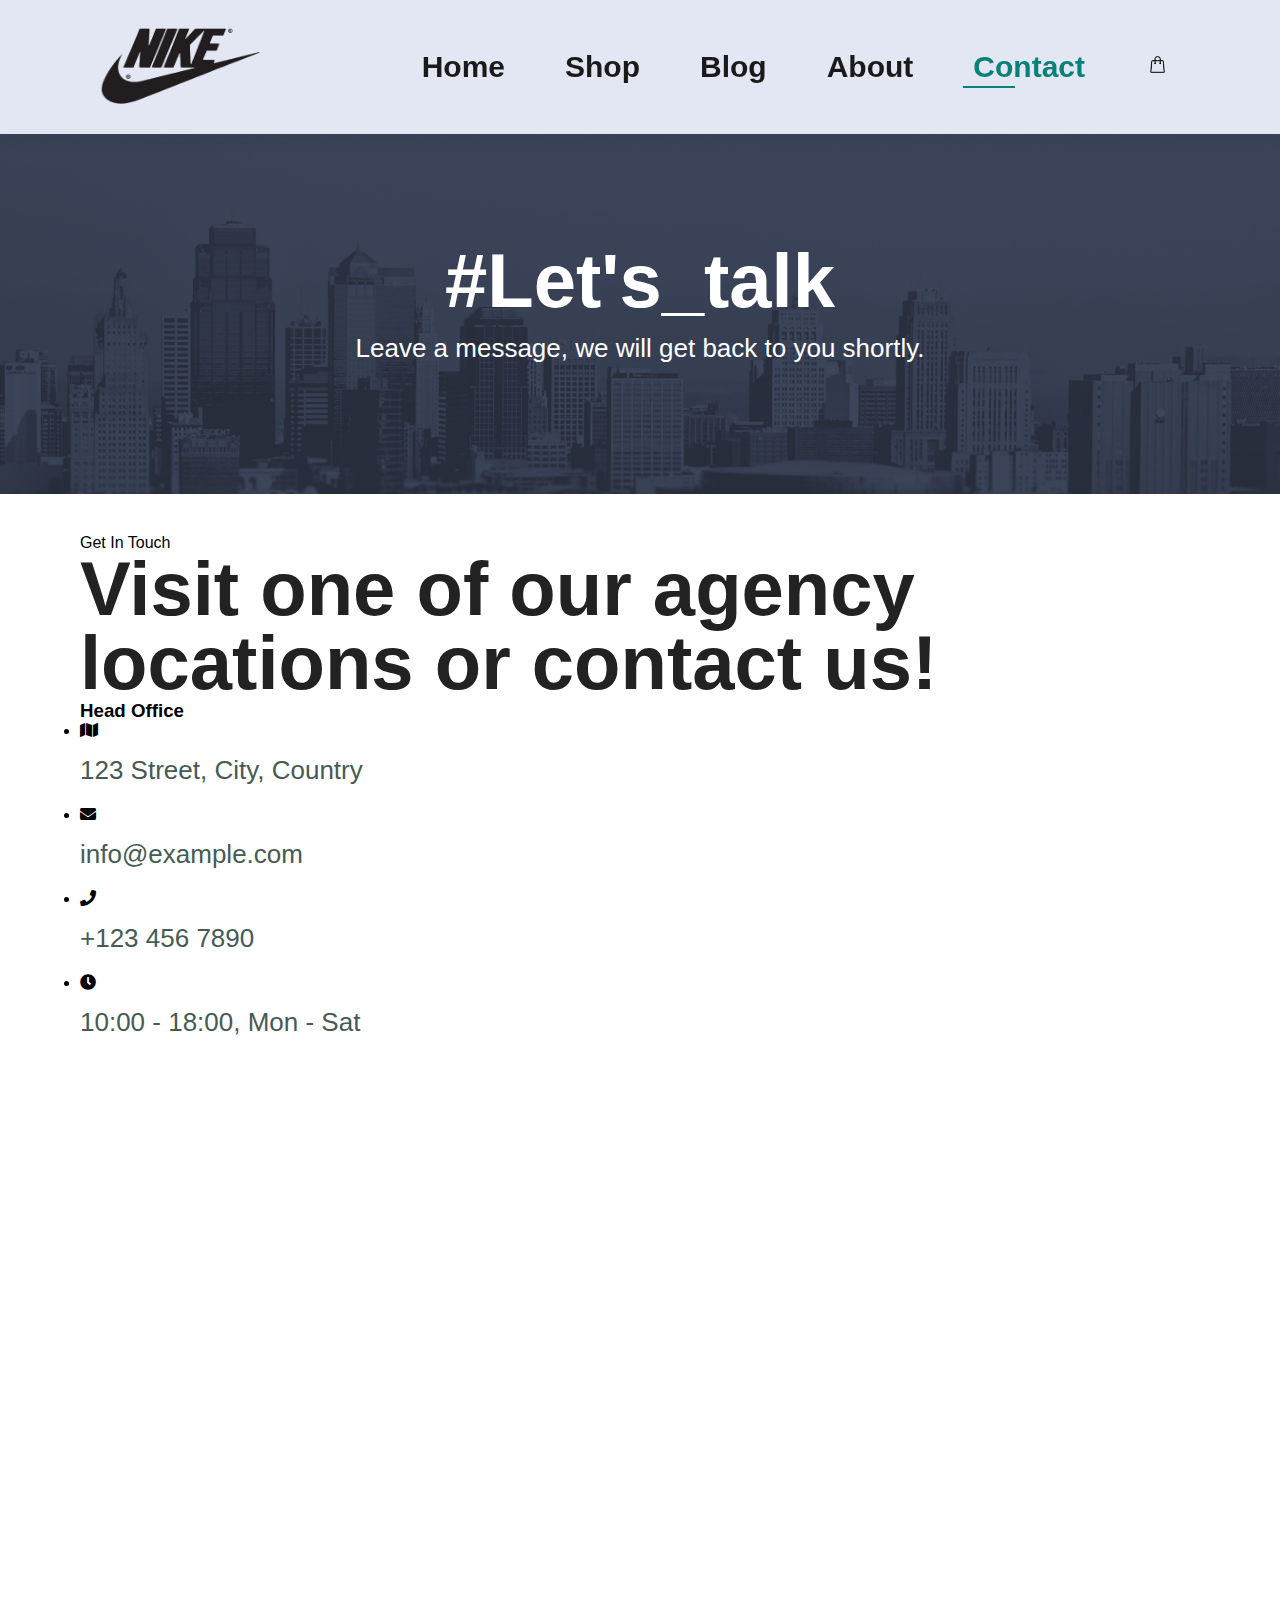
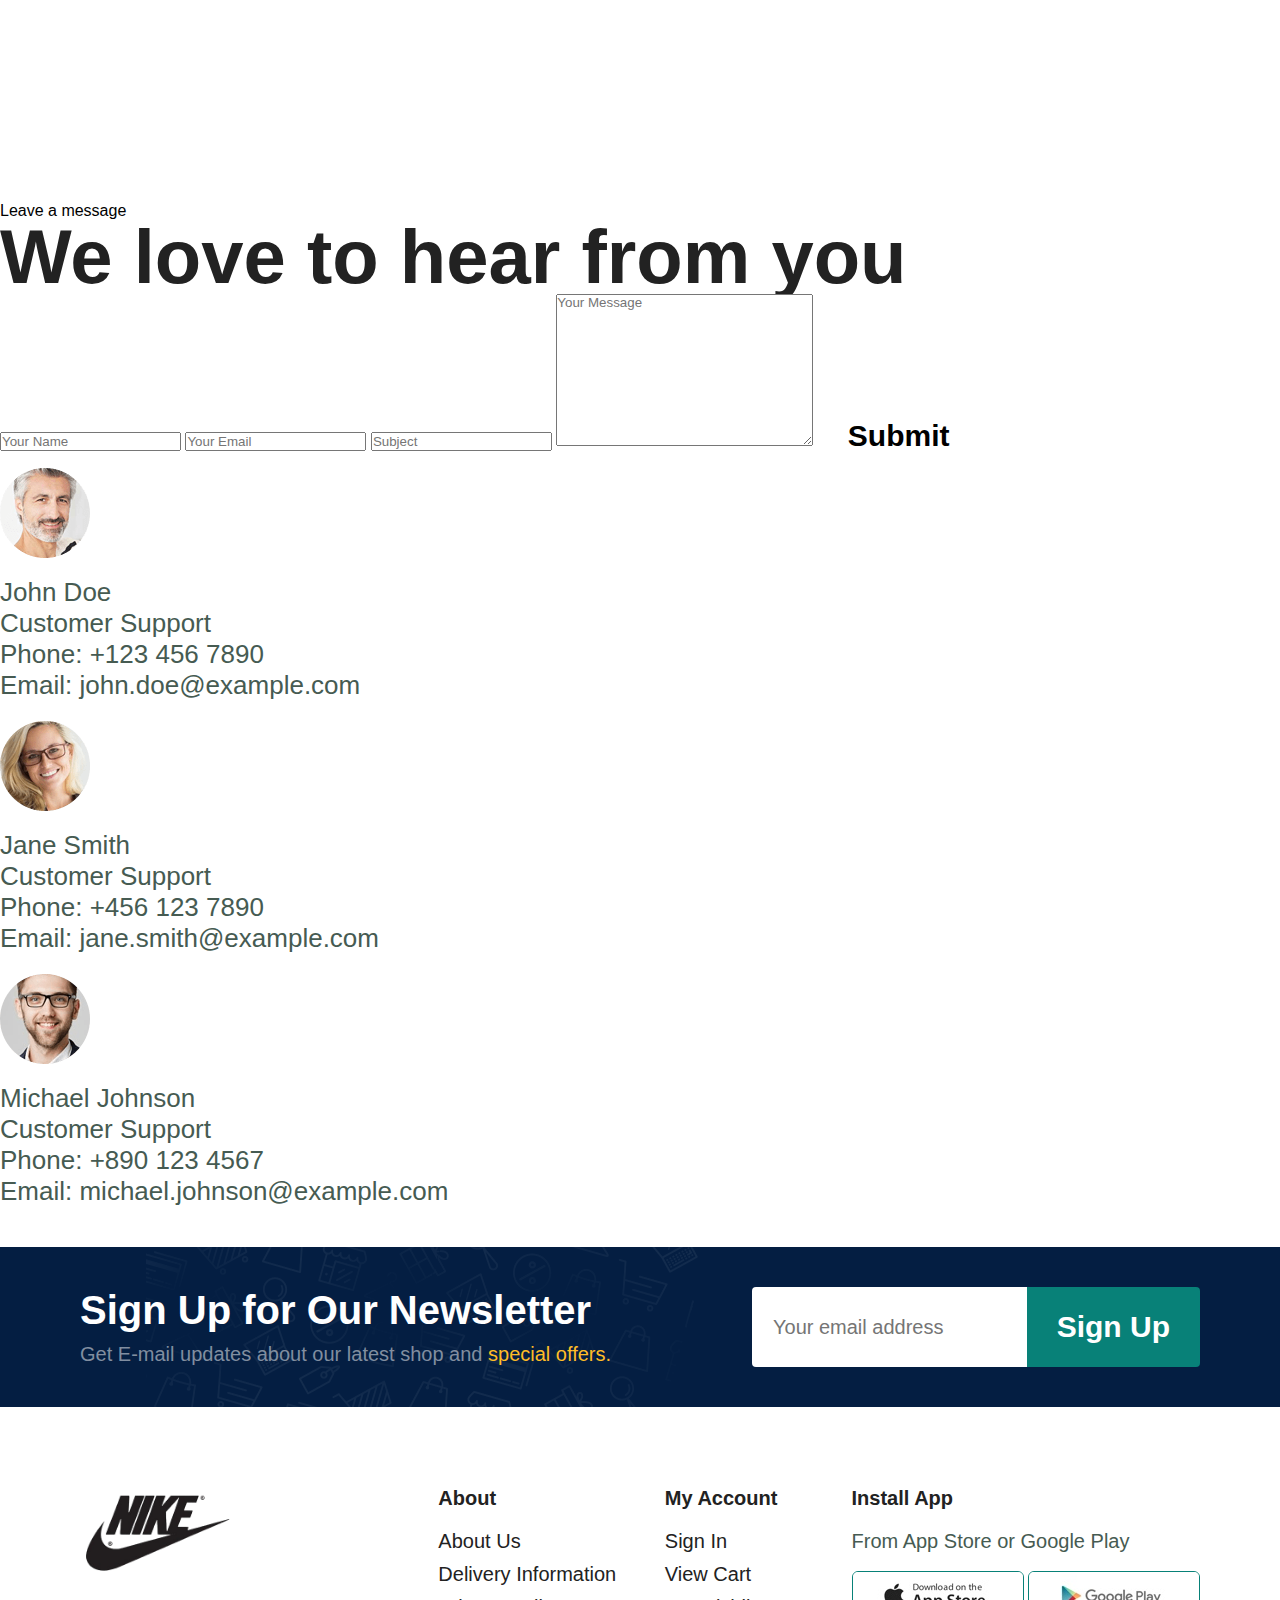
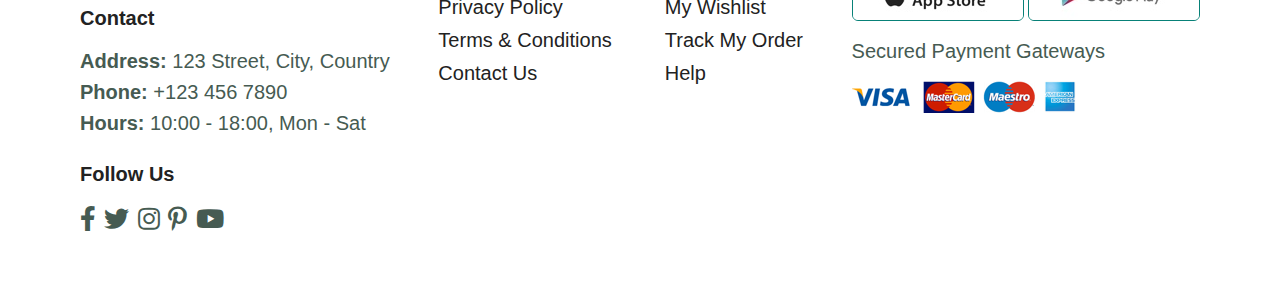
<file: contact.html>
<!DOCTYPE html>
<html lang="en">
<head>
    <meta charset="UTF-8">
    <meta name="viewport" content="width=device-width, initial-scale=1.0">
    <title>Nike Factory Store</title>
    <link rel="stylesheet" href="sytle.css">
    <link rel="stylesheet" href="https://use.fontawesome.com/releases/v5.15.4/css/all.css"/>
</head>
<body>
    <section id="header">
        <a href="#"><img src="/asets/nikeB.png" class="nikeLogo" alt="logo unesa"></a>
        
        <div>
            <ul id="navbar">
                <li><a href="index.html">Home</a></li>
                <li><a href="shop.html">Shop</a></li>
                <li><a href="blog.html">Blog</a></li>
                <li><a href="/about.html">About</a></li>
                <li><a class="active" href="contact.html">Contact</a></li>
                <li><a href="cart.html" ><img src="/asets/logoTas.png" class="cart" alt="cart"></a></li>
            </ul>
        </div>
    </section>

    <section id="page-header" class="about-header">
        <h2>#Let's_talk</h2>
        <p>Leave a message, we will get back to you shortly.</p>
    </section>

    <section id="contact-details" class="section-p1">
        <div class="details">
            <span>Get In Touch</span>
            <h2>Visit one of our agency locations or contact us!</h2>
            <h3>Head Office</h3>
            <div>
                <li>
                    <i class="fas fa-map"></i>
                    <p>123 Street, City, Country</p>
                </li>
                <li>
                    <i class="fas fa-envelope"></i>
                    <p>info@example.com</p>
                </li>
                <li>
                    <i class="fas fa-phone"></i>
                    <p>+123 456 7890</p>
                </li>
                <li>
                    <i class="fas fa-clock"></i>
                    <p>10:00 - 18:00, Mon - Sat</p>
                </li>
            </div>
        </div>
        <div class="map">
            <iframe src="https://www.google.com/maps/embed?pb=!1m18!1m12!1m3!1d1978.6671304630088!2d112.72457051093414!3d-7.3162968547166685!2m3!1f0!2f0!3f0!3m2!1i1024!2i768!4f13.1!3m3!1m2!1s0x2dd7fb77985f5b71%3A0x8226ca493dd1aea9!2sDepartment%20of%20Informatics%20Engineering%20UNESA!5e0!3m2!1sen!2sid!4v1761219048884!5m2!1sen!2sid" width="1000" height="700" style="border:0;" allowfullscreen="" loading="lazy" referrerpolicy="no-referrer-when-downgrade"></iframe>
        </div>
    </section>

    <section id="form-details">
        <form action="">
            <span>Leave a message</span>
            <h2>We love to hear from you</h2>
            <input type="text" placeholder="Your Name">
            <input type="email" placeholder="Your Email">
            <input type="text" placeholder="Subject">
            <textarea name="" id="" cols="30" rows="10" placeholder="Your Message"></textarea>
            <button class="normal">Submit</button>
        </form>
        <div class="people">
            <div>
                <img src="asets/img/people/1.png" alt="">
                <p><span>John Doe</span> <br>Customer Support <br> Phone: +123 456 7890 <br> Email: john.doe@example.com</p>
            </div>
            <div>
                <img src="asets/img/people/3.png" alt="">
                <p><span>Jane Smith</span> <br>Customer Support <br> Phone: +456 123 7890 <br> Email: jane.smith@example.com</p>
            </div>
            <div>
                <img src="asets/img/people/2.png" alt="">
                <p><span>Michael Johnson</span> <br>Customer Support <br> Phone: +890 123 4567<br> Email: michael.johnson@example.com</p>
            </div>
        </div>
    </section>

    <section id="newsletter" class="section-p1 section-m1" >
        <div class="newstext">
            <h4>Sign Up for Our Newsletter</h4>
            <p>Get E-mail updates about our latest shop and <span>special offers.</span></p>
        </div>
        <div class="form">
            <input type="email" placeholder="Your email address">
            <button class="normal">Sign Up</button>
        </div>
    </section>

    <footer class="section-p1">
        <div class="col">
            <img class="nikeLogo" src="/asets/nikeB.png" alt="">
            <h4>Contact</h4>
            <p><strong>Address:</strong> 123 Street, City, Country</p>
            <p><strong>Phone:</strong> +123 456 7890</p>
            <p><strong>Hours:</strong> 10:00 - 18:00, Mon - Sat</p>
            <div class="follow">
                <h4>Follow Us</h4>
                <div class="icon">
                    <i class="fab fa-facebook-f"></i>
                    <i class="fab fa-twitter"></i>
                    <i class="fab fa-instagram"></i>
                    <i class="fab fa-pinterest-p"></i>
                    <i class="fab fa-youtube"></i>
                </div>
            </div>
        </div>
        <div class="col">
            <h4>About</h4>
            <a href="#">About Us</a>
            <a href="#">Delivery Information</a>
            <a href="#">Privacy Policy</a>
            <a href="#">Terms & Conditions</a>
            <a href="#">Contact Us</a>
        </div>
        <div class="col">
            <h4>My Account</h4>
            <a href="#">Sign In</a>
            <a href="#">View Cart</a>
            <a href="#">My Wishlist</a>
            <a href="#">Track My Order</a>
            <a href="#">Help</a>
        </div>
        <div class="col install">
            <h4>Install App</h4>
            <p>From App Store or Google Play</p>
            <div class="row">
                <img src="/asets/img/pay/app.jpg" alt="">
                <img src="/asets/img/pay/play.jpg" alt="">
            </div>
            <p>Secured Payment Gateways</p>
            <img src="/asets/img/pay/pay.png" alt="">
        </div>
    </footer>

    <script src="script.js"></script>
</body>
</html>
</file>
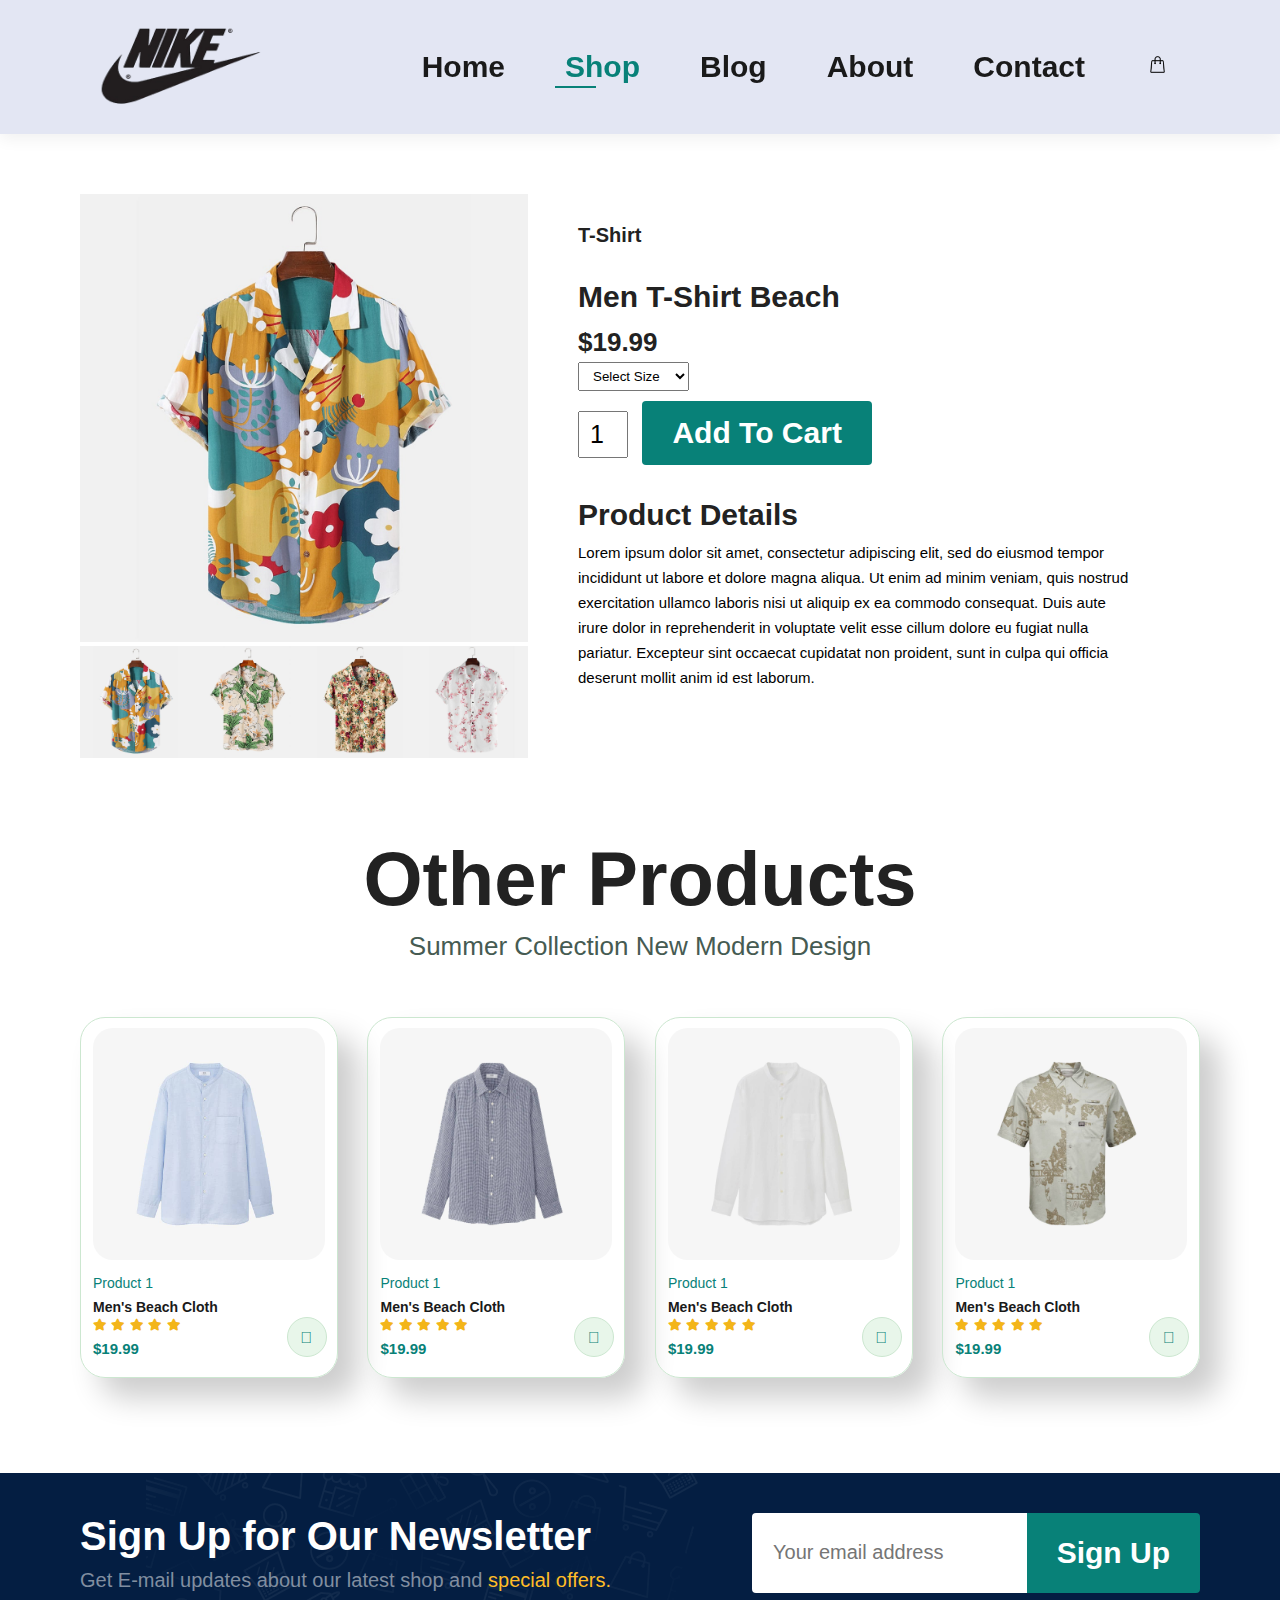
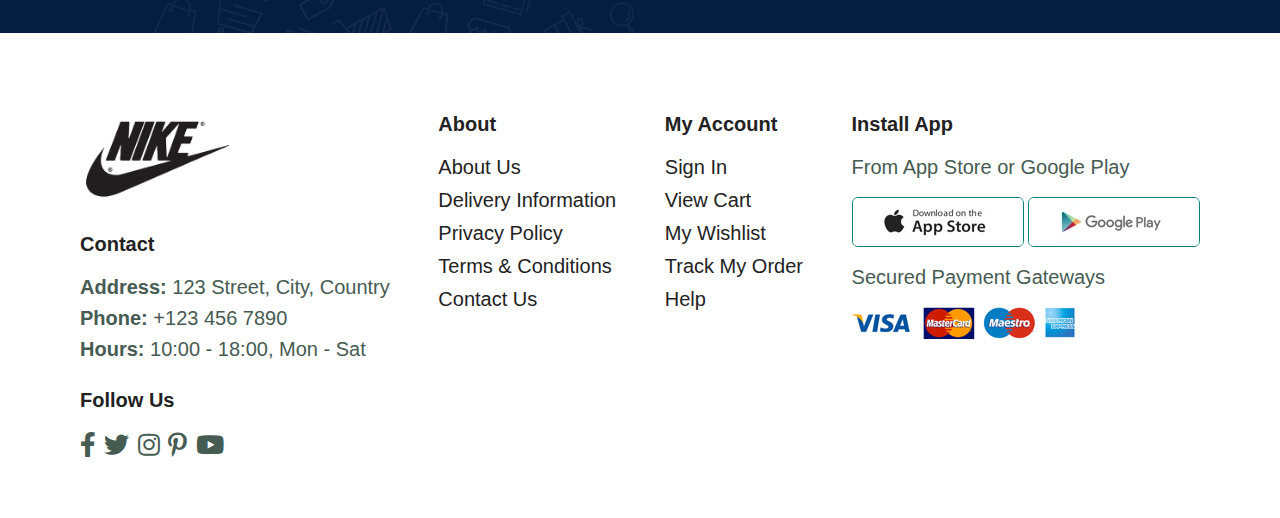
<file: product.html>
<!DOCTYPE html>
<html lang="en">
<head>
    <meta charset="UTF-8">
    <meta name="viewport" content="width=device-width, initial-scale=1.0">
    <title>Nike Factory Store</title>
    <link rel="stylesheet" href="sytle.css">
    <link rel="stylesheet" href="https://use.fontawesome.com/releases/v5.15.4/css/all.css"/>
</head>
<body>
    <section id="header">
        <a href="#"><img src="/asets/nikeB.png" class="nikeLogo" alt="logo unesa"></a>
        
        <div>
            <ul id="navbar">
                <li><a href="index.html">Home</a></li>
                <li><a class="active" href="shop.html">Shop</a></li>
                <li><a href="blog.html">Blog</a></li>
                <li><a href="/about.html">About</a></li>
                <li><a href="contact.html">Contact</a></li>
                <li><a href="cart.html" ><img src="/asets/logoTas.png" class="cart" alt="cart"></a></li>
            </ul>
        </div>
    </section>

    <section id="product-details" class="section-p1">
        <div class="single-pro-image">
            <img src="asets/img/products/f1.jpg" width="100%" id="MainImage" alt="">
            <div class="image-group">
                <div class="image-column">
                    <img src="asets/img/products/f1.jpg" width="100%" class="small-image" alt="">
                </div>
                <div class="image-column">
                    <img src="asets/img/products/f2.jpg" width="100%" class="small-image" alt="">
                </div>
                <div class="image-column">
                    <img src="asets/img/products/f3.jpg" width="100%" class="small-image" alt="">
                </div>
                <div class="image-column">
                    <img src="asets/img/products/f4.jpg" width="100%" class="small-image" alt="">
                </div>
            </div>
        </div>
        <div class="single-pro-details">
            <h6>T-Shirt</h6>
            <h4>Men T-Shirt Beach</h4>
            <h2>$19.99</h2>
            <select name="" id="">
                <option>Select Size</option>
                <option>Small</option>
                <option>Medium</option>
                <option>Large</option>
                <option>Extra Large</option>
            </select>
            <input type="number" value="1">
            <button class="normal">Add To Cart</button>
            <h4>Product Details</h4>
            <span>Lorem ipsum dolor sit amet, consectetur adipiscing elit, sed do eiusmod tempor incididunt ut labore et dolore magna aliqua. Ut enim ad minim veniam, quis nostrud exercitation ullamco laboris nisi ut aliquip ex ea commodo consequat. Duis aute irure dolor in reprehenderit in voluptate velit esse cillum dolore eu fugiat nulla pariatur. Excepteur sint occaecat cupidatat non proident, sunt in culpa qui officia deserunt mollit anim id est laborum.</span>
        </div>        
    </section>

    <section id="product1" class="section-p1">
        <h2>Other Products</h2>
        <p>Summer Collection New Modern Design</p>
        <div class="pro-container">
            <div class="pro">
                <img src="/asets/img/products/n1.jpg">
                <div class="des">
                    <span>Product 1</span>
                    <h5>Men's Beach Cloth</h5>
                    <div class="rating">
                        <i class="fas fa-star"></i>
                        <i class="fas fa-star"></i>
                        <i class="fas fa-star"></i>
                        <i class="fas fa-star"></i>
                        <i class="fas fa-star"></i>
                    </div>
                    <h4>$19.99</h4>
                </div>
                <a href="#"><i class="fal fa-shopping-cart cart"></i></a>
            </div>
            <div class="pro">
                <img src="/asets/img/products/n2.jpg">
                <div class="des">
                    <span>Product 1</span>
                    <h5>Men's Beach Cloth</h5>
                    <div class="rating">
                        <i class="fas fa-star"></i>
                        <i class="fas fa-star"></i>
                        <i class="fas fa-star"></i>
                        <i class="fas fa-star"></i>
                        <i class="fas fa-star"></i>
                    </div>
                    <h4>$19.99</h4>
                </div>
                <a href="#"><i class="fal fa-shopping-cart cart"></i></a>
            </div>
            <div class="pro">
                <img src="/asets/img/products/n3.jpg">
                <div class="des">
                    <span>Product 1</span>
                    <h5>Men's Beach Cloth</h5>
                    <div class="rating">
                        <i class="fas fa-star"></i>
                        <i class="fas fa-star"></i>
                        <i class="fas fa-star"></i>
                        <i class="fas fa-star"></i>
                        <i class="fas fa-star"></i>
                    </div>
                    <h4>$19.99</h4>
                </div>
                <a href="#"><i class="fal fa-shopping-cart cart"></i></a>
            </div>
            <div class="pro">
                <img src="/asets/img/products/n4.jpg">
                <div class="des">
                    <span>Product 1</span>
                    <h5>Men's Beach Cloth</h5>
                    <div class="rating">
                        <i class="fas fa-star"></i>
                        <i class="fas fa-star"></i>
                        <i class="fas fa-star"></i>
                        <i class="fas fa-star"></i>
                        <i class="fas fa-star"></i>
                    </div>
                    <h4>$19.99</h4>
                </div>
                <a href="#"><i class="fal fa-shopping-cart cart"></i></a>
            </div>
        </div>
    </section>
    
    <section id="newsletter" class="section-p1 section-m1" >
        <div class="newstext">
            <h4>Sign Up for Our Newsletter</h4>
            <p>Get E-mail updates about our latest shop and <span>special offers.</span></p>
        </div>
        <div class="form">
            <input type="email" placeholder="Your email address">
            <button class="normal">Sign Up</button>
        </div>
    </section>

    <footer class="section-p1">
        <div class="col">
            <img class="nikeLogo" src="/asets/nikeB.png" alt="">
            <h4>Contact</h4>
            <p><strong>Address:</strong> 123 Street, City, Country</p>
            <p><strong>Phone:</strong> +123 456 7890</p>
            <p><strong>Hours:</strong> 10:00 - 18:00, Mon - Sat</p>
            <div class="follow">
                <h4>Follow Us</h4>
                <div class="icon">
                    <i class="fab fa-facebook-f"></i>
                    <i class="fab fa-twitter"></i>
                    <i class="fab fa-instagram"></i>
                    <i class="fab fa-pinterest-p"></i>
                    <i class="fab fa-youtube"></i>
                </div>
            </div>
        </div>
        <div class="col">
            <h4>About</h4>
            <a href="#">About Us</a>
            <a href="#">Delivery Information</a>
            <a href="#">Privacy Policy</a>
            <a href="#">Terms & Conditions</a>
            <a href="#">Contact Us</a>
        </div>
        <div class="col">
            <h4>My Account</h4>
            <a href="#">Sign In</a>
            <a href="#">View Cart</a>
            <a href="#">My Wishlist</a>
            <a href="#">Track My Order</a>
            <a href="#">Help</a>
        </div>
        <div class="col install">
            <h4>Install App</h4>
            <p>From App Store or Google Play</p>
            <div class="row">
                <img src="/asets/img/pay/app.jpg" alt="">
                <img src="/asets/img/pay/play.jpg" alt="">
            </div>
            <p>Secured Payment Gateways</p>
            <img src="/asets/img/pay/pay.png" alt="">
        </div>
    </footer>

    <script>
        
    </script>

    <script src="script.js"></script>
</body>
</html>
</file>
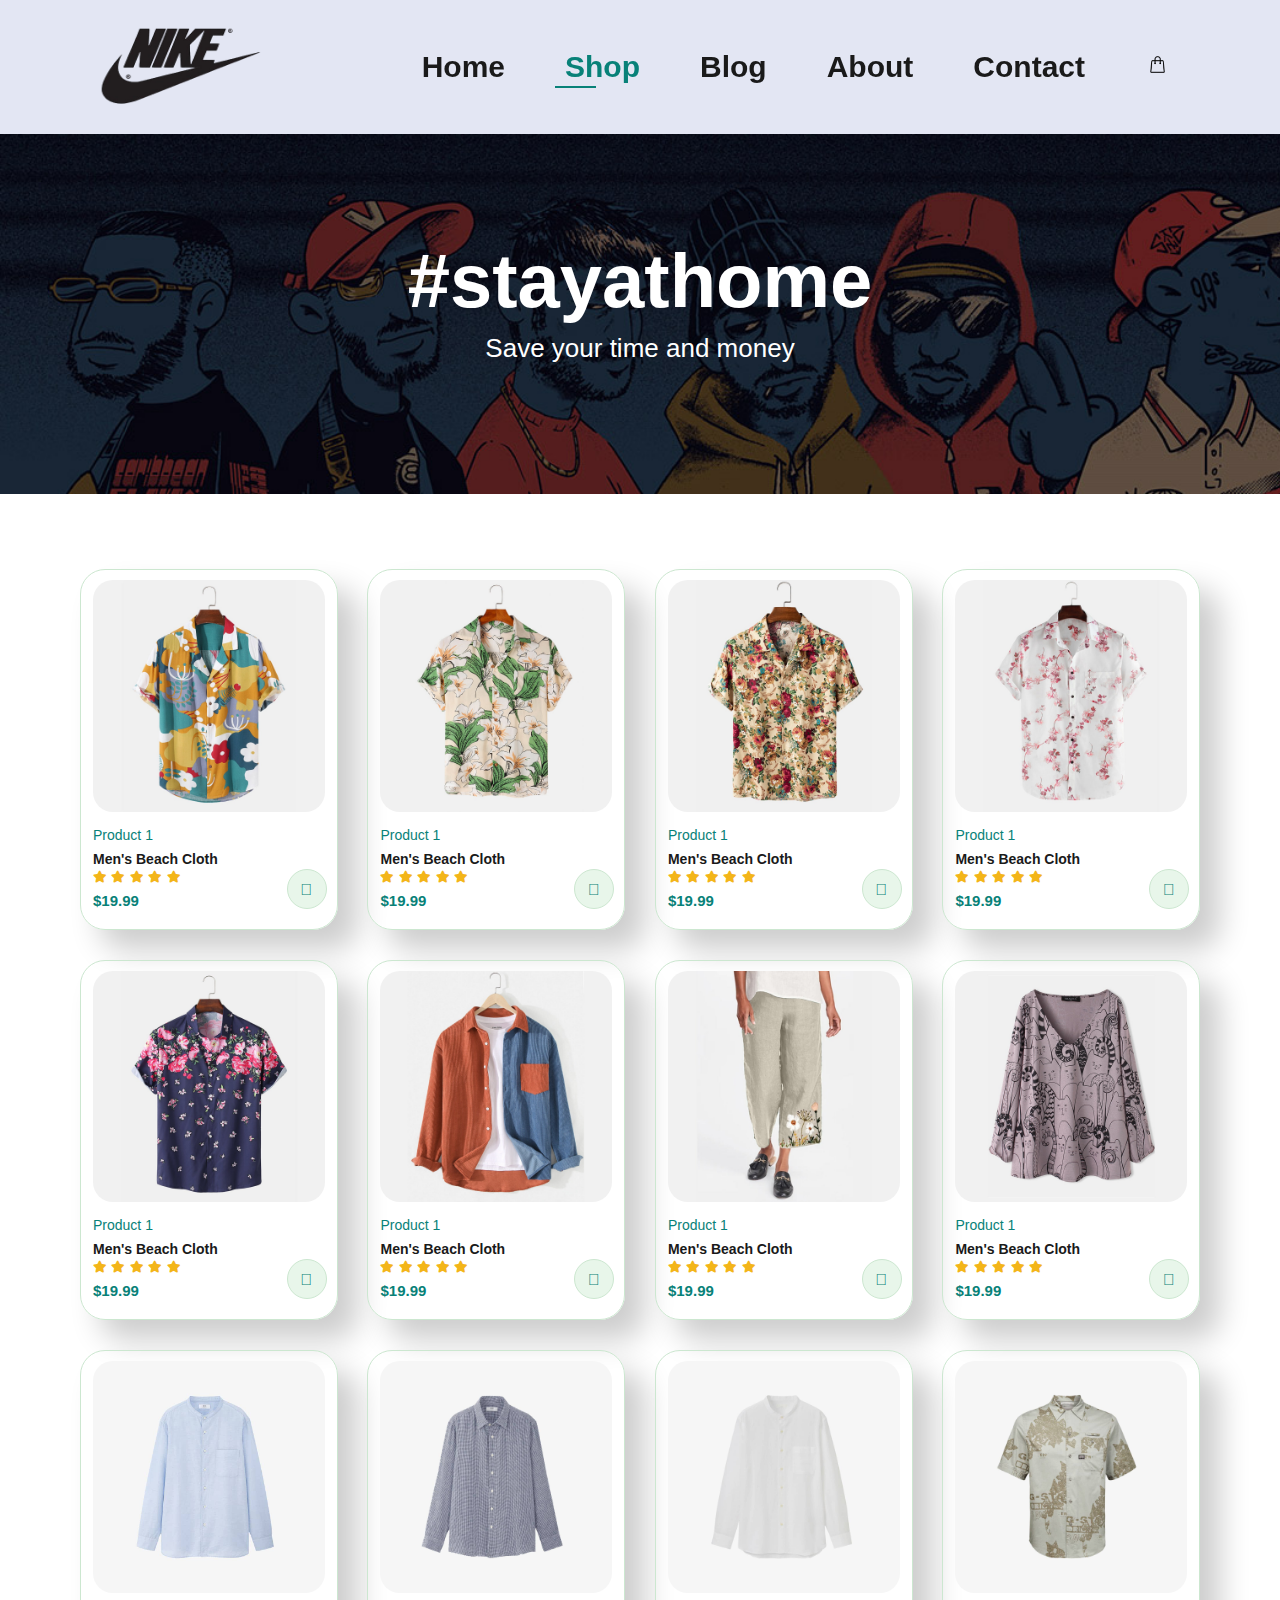
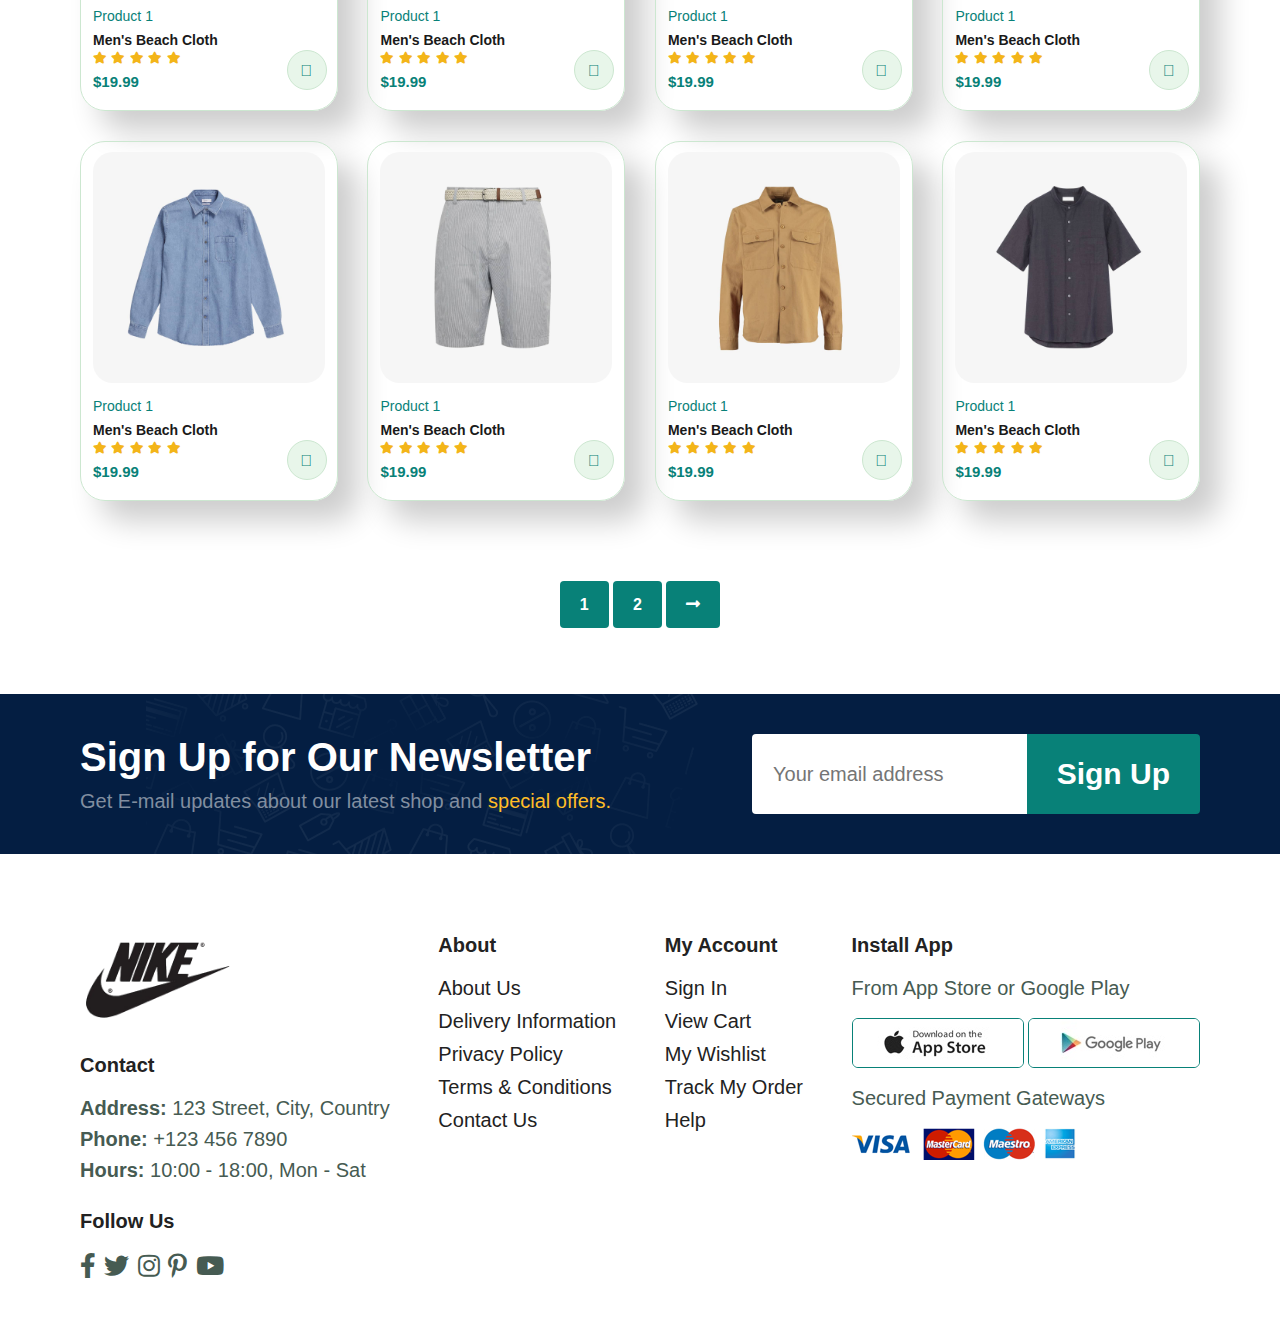
<file: shop.html>
<!DOCTYPE html>
<html lang="en">
<head>
    <meta charset="UTF-8">
    <meta name="viewport" content="width=device-width, initial-scale=1.0">
    <title>Nike Factory Store</title>
    <link rel="stylesheet" href="sytle.css">
    <link rel="stylesheet" href="https://use.fontawesome.com/releases/v5.15.4/css/all.css"/>
</head>
<body>
    <section id="header">
        <a href="#"><img src="/asets/nikeB.png" class="nikeLogo" alt="logo unesa"></a>
        
        <div>
            <ul id="navbar">
                <li><a href="index.html">Home</a></li>
                <li><a class="active" href="shop.html">Shop</a></li>
                <li><a href="blog.html">Blog</a></li>
                <li><a href="/about.html">About</a></li>
                <li><a href="contact.html">Contact</a></li>
                <li><a href="cart.html" ><img src="/asets/logoTas.png" class="cart" alt="cart"></a></li>
            </ul>
        </div>
    </section>

    <section id="page-header">
        <h2>#stayathome</h2>
        <p>Save your time and money</p>
    </section>

    <section id="product1" class="section-p1">
        <div class="pro-container">
            <div class="pro" onclick="window.location.href='product.html'">
                <img src="/asets/img/products/f1.jpg">
                <div class="des">
                    <span>Product 1</span>
                    <h5>Men's Beach Cloth</h5>
                    <div class="rating">
                        <i class="fas fa-star"></i>
                        <i class="fas fa-star"></i>
                        <i class="fas fa-star"></i>
                        <i class="fas fa-star"></i>
                        <i class="fas fa-star"></i>
                    </div>
                    <h4>$19.99</h4>
                </div>
                <a href="#"><i class="fal fa-shopping-cart cart"></i></a>
            </div>
            <div class="pro" onclick="window.location.href='product.html'">
                <img src="/asets/img/products/f2.jpg">
                <div class="des">
                    <span>Product 1</span>
                    <h5>Men's Beach Cloth</h5>
                    <div class="rating">
                        <i class="fas fa-star"></i>
                        <i class="fas fa-star"></i>
                        <i class="fas fa-star"></i>
                        <i class="fas fa-star"></i>
                        <i class="fas fa-star"></i>
                    </div>
                    <h4>$19.99</h4>
                </div>
                <a href="#"><i class="fal fa-shopping-cart cart"></i></a>
            </div>
            <div class="pro" onclick="window.location.href='product.html'">
                <img src="/asets/img/products/f3.jpg">
                <div class="des">
                    <span>Product 1</span>
                    <h5>Men's Beach Cloth</h5>
                    <div class="rating">
                        <i class="fas fa-star"></i>
                        <i class="fas fa-star"></i>
                        <i class="fas fa-star"></i>
                        <i class="fas fa-star"></i>
                        <i class="fas fa-star"></i>
                    </div>
                    <h4>$19.99</h4>
                </div>
                <a href="#"><i class="fal fa-shopping-cart cart"></i></a>
            </div>
            <div class="pro" onclick="window.location.href='product.html'">
                <img src="/asets/img/products/f4.jpg">
                <div class="des">
                    <span>Product 1</span>
                    <h5>Men's Beach Cloth</h5>
                    <div class="rating">
                        <i class="fas fa-star"></i>
                        <i class="fas fa-star"></i>
                        <i class="fas fa-star"></i>
                        <i class="fas fa-star"></i>
                        <i class="fas fa-star"></i>
                    </div>
                    <h4>$19.99</h4>
                </div>
                <a href="#"><i class="fal fa-shopping-cart cart"></i></a>
            </div>
            <div class="pro">
                <img src="/asets/img/products/f5.jpg">
                <div class="des">
                    <span>Product 1</span>
                    <h5>Men's Beach Cloth</h5>
                    <div class="rating">
                        <i class="fas fa-star"></i>
                        <i class="fas fa-star"></i>
                        <i class="fas fa-star"></i>
                        <i class="fas fa-star"></i>
                        <i class="fas fa-star"></i>
                    </div>
                    <h4>$19.99</h4>
                </div>
                <a href="#"><i class="fal fa-shopping-cart cart"></i></a>
            </div>
            <div class="pro">
                <img src="/asets/img/products/f6.jpg">
                <div class="des">
                    <span>Product 1</span>
                    <h5>Men's Beach Cloth</h5>
                    <div class="rating">
                        <i class="fas fa-star"></i>
                        <i class="fas fa-star"></i>
                        <i class="fas fa-star"></i>
                        <i class="fas fa-star"></i>
                        <i class="fas fa-star"></i>
                    </div>
                    <h4>$19.99</h4>
                </div>
                <a href="#"><i class="fal fa-shopping-cart cart"></i></a>
            </div>
            <div class="pro">
                <img src="/asets/img/products/f7.jpg">
                <div class="des">
                    <span>Product 1</span>
                    <h5>Men's Beach Cloth</h5>
                    <div class="rating">
                        <i class="fas fa-star"></i>
                        <i class="fas fa-star"></i>
                        <i class="fas fa-star"></i>
                        <i class="fas fa-star"></i>
                        <i class="fas fa-star"></i>
                    </div>
                    <h4>$19.99</h4>
                </div>
                <a href="#"><i class="fal fa-shopping-cart cart"></i></a>
            </div>
            <div class="pro">
                <img src="/asets/img/products/f8.jpg">
                <div class="des">
                    <span>Product 1</span>
                    <h5>Men's Beach Cloth</h5>
                    <div class="rating">
                        <i class="fas fa-star"></i>
                        <i class="fas fa-star"></i>
                        <i class="fas fa-star"></i>
                        <i class="fas fa-star"></i>
                        <i class="fas fa-star"></i>
                    </div>
                    <h4>$19.99</h4>
                </div>
                <a href="#"><i class="fal fa-shopping-cart cart"></i></a>
            </div>
       
            <div class="pro">
                <img src="/asets/img/products/n1.jpg">
                <div class="des">
                    <span>Product 1</span>
                    <h5>Men's Beach Cloth</h5>
                    <div class="rating">
                        <i class="fas fa-star"></i>
                        <i class="fas fa-star"></i>
                        <i class="fas fa-star"></i>
                        <i class="fas fa-star"></i>
                        <i class="fas fa-star"></i>
                    </div>
                    <h4>$19.99</h4>
                </div>
                <a href="#"><i class="fal fa-shopping-cart cart"></i></a>
            </div>
            <div class="pro">
                <img src="/asets/img/products/n2.jpg">
                <div class="des">
                    <span>Product 1</span>
                    <h5>Men's Beach Cloth</h5>
                    <div class="rating">
                        <i class="fas fa-star"></i>
                        <i class="fas fa-star"></i>
                        <i class="fas fa-star"></i>
                        <i class="fas fa-star"></i>
                        <i class="fas fa-star"></i>
                    </div>
                    <h4>$19.99</h4>
                </div>
                <a href="#"><i class="fal fa-shopping-cart cart"></i></a>
            </div>
            <div class="pro">
                <img src="/asets/img/products/n3.jpg">
                <div class="des">
                    <span>Product 1</span>
                    <h5>Men's Beach Cloth</h5>
                    <div class="rating">
                        <i class="fas fa-star"></i>
                        <i class="fas fa-star"></i>
                        <i class="fas fa-star"></i>
                        <i class="fas fa-star"></i>
                        <i class="fas fa-star"></i>
                    </div>
                    <h4>$19.99</h4>
                </div>
                <a href="#"><i class="fal fa-shopping-cart cart"></i></a>
            </div>
            <div class="pro">
                <img src="/asets/img/products/n4.jpg">
                <div class="des">
                    <span>Product 1</span>
                    <h5>Men's Beach Cloth</h5>
                    <div class="rating">
                        <i class="fas fa-star"></i>
                        <i class="fas fa-star"></i>
                        <i class="fas fa-star"></i>
                        <i class="fas fa-star"></i>
                        <i class="fas fa-star"></i>
                    </div>
                    <h4>$19.99</h4>
                </div>
                <a href="#"><i class="fal fa-shopping-cart cart"></i></a>
            </div>
            <div class="pro">
                <img src="/asets/img/products/n5.jpg">
                <div class="des">
                    <span>Product 1</span>
                    <h5>Men's Beach Cloth</h5>
                    <div class="rating">
                        <i class="fas fa-star"></i>
                        <i class="fas fa-star"></i>
                        <i class="fas fa-star"></i>
                        <i class="fas fa-star"></i>
                        <i class="fas fa-star"></i>
                    </div>
                    <h4>$19.99</h4>
                </div>
                <a href="#"><i class="fal fa-shopping-cart cart"></i></a>
            </div>
            <div class="pro">
                <img src="/asets/img/products/n6.jpg">
                <div class="des">
                    <span>Product 1</span>
                    <h5>Men's Beach Cloth</h5>
                    <div class="rating">
                        <i class="fas fa-star"></i>
                        <i class="fas fa-star"></i>
                        <i class="fas fa-star"></i>
                        <i class="fas fa-star"></i>
                        <i class="fas fa-star"></i>
                    </div>
                    <h4>$19.99</h4>
                </div>
                <a href="#"><i class="fal fa-shopping-cart cart"></i></a>
            </div>
            <div class="pro">
                <img src="/asets/img/products/n7.jpg">
                <div class="des">
                    <span>Product 1</span>
                    <h5>Men's Beach Cloth</h5>
                    <div class="rating">
                        <i class="fas fa-star"></i>
                        <i class="fas fa-star"></i>
                        <i class="fas fa-star"></i>
                        <i class="fas fa-star"></i>
                        <i class="fas fa-star"></i>
                    </div>
                    <h4>$19.99</h4>
                </div>
                <a href="#"><i class="fal fa-shopping-cart cart"></i></a>
            </div>
            <div class="pro">
                <img src="/asets/img/products/n8.jpg">
                <div class="des">
                    <span>Product 1</span>
                    <h5>Men's Beach Cloth</h5>
                    <div class="rating">
                        <i class="fas fa-star"></i>
                        <i class="fas fa-star"></i>
                        <i class="fas fa-star"></i>
                        <i class="fas fa-star"></i>
                        <i class="fas fa-star"></i>
                    </div>
                    <h4>$19.99</h4>
                </div>
                <a href="#"><i class="fal fa-shopping-cart cart"></i></a>
            </div>
        </div>
    </section>

    <section id="pagination" class="section-p1">
        <a href="#">1</a>
        <a href="#">2</a>
        <a href="#"><i class="fas fa-long-arrow-alt-right"></i></a>
    </section>

    <section id="newsletter" class="section-p1 section-m1" >
        <div class="newstext">
            <h4>Sign Up for Our Newsletter</h4>
            <p>Get E-mail updates about our latest shop and <span>special offers.</span></p>
        </div>
        <div class="form">
            <input type="email" placeholder="Your email address">
            <button class="normal">Sign Up</button>
        </div>
    </section>

    <footer class="section-p1">
        <div class="col">
            <img class="nikeLogo" src="/asets/nikeB.png" alt="">
            <h4>Contact</h4>
            <p><strong>Address:</strong> 123 Street, City, Country</p>
            <p><strong>Phone:</strong> +123 456 7890</p>
            <p><strong>Hours:</strong> 10:00 - 18:00, Mon - Sat</p>
            <div class="follow">
                <h4>Follow Us</h4>
                <div class="icon">
                    <i class="fab fa-facebook-f"></i>
                    <i class="fab fa-twitter"></i>
                    <i class="fab fa-instagram"></i>
                    <i class="fab fa-pinterest-p"></i>
                    <i class="fab fa-youtube"></i>
                </div>
            </div>
        </div>
        <div class="col">
            <h4>About</h4>
            <a href="#">About Us</a>
            <a href="#">Delivery Information</a>
            <a href="#">Privacy Policy</a>
            <a href="#">Terms & Conditions</a>
            <a href="#">Contact Us</a>
        </div>
        <div class="col">
            <h4>My Account</h4>
            <a href="#">Sign In</a>
            <a href="#">View Cart</a>
            <a href="#">My Wishlist</a>
            <a href="#">Track My Order</a>
            <a href="#">Help</a>
        </div>
        <div class="col install">
            <h4>Install App</h4>
            <p>From App Store or Google Play</p>
            <div class="row">
                <img src="/asets/img/pay/app.jpg" alt="">
                <img src="/asets/img/pay/play.jpg" alt="">
            </div>
            <p>Secured Payment Gateways</p>
            <img src="/asets/img/pay/pay.png" alt="">
        </div>
    </footer>

    <script src="script.js"></script>
</body>
</html>
</file>
<file: sytle.css>
*{
    margin: 0;
    padding: 0;
    box-sizing: border-box;
    font-family: 'Spartan', sans-serif;
}

h1 {
    font-size: 80px;
    line-height: 84px;
    color: #222;
}


h2 {
    font-size: 76px;
    line-height: 74px;
    color: #222;
}

h4 {
    font-size: 50 px;
    color: #222;
}

h6 {
    font-weight: 700;
    color: #222;
}

p {
    font-size: 26px;
    color: #465b52;
    margin: 15px 0 20px 0;
}

.section-p1 {
    padding: 40px 80px;
}

.section-m1 {
    margin: 40px 0;
}

button.normal{
    font-size: 30px;
    font-weight: 600;
    padding: 15px 30px;
    color: #000;
    background-color: #fff; 
    border-radius: 4px;
    cursor: pointer;
    border: none;
    outline: none;
    transition: 0.2s;
}

button.white{
    font-size: 30px;
    font-weight: 600;
    padding: 11px 18px;
    color: #fff;
    background-color: transparent; 
    cursor: pointer;
    border: 1px solid #fff;
    outline: none;
    transition: 0.2s;
}

body {
    width: 100%
}

.nikeLogo {
    height: 90px;
    width: 100%;
    margin: 0 0 0 15px;
}

.cart {
    height: 25px;
    width: 25px;
}

/* Style bagian header*/
#header {
    display: flex;
    align-items: center;
    justify-content: space-between;
    padding: 20px 80px;
    background: #e3e6f3;
    box-shadow: 0 5px 15px rgba(0, 0, 0, 0.06);
    z-index: 999;
    position: sticky;
    top: 0;
    left: 0;
}

/* Navbar */
#navbar {
    display: flex;
    align-items: center;
    justify-content: center;
}

#navbar li{
    list-style: none;
    padding: 0 30px;
    position: relative;
}

#navbar li a{
    text-decoration: none;
    font-size: 30px;
    font-weight: 700;
    color: #1a1a1a;
    transition: 0.3 ease;
}

#navbar li a:hover,
#navbar li a.active{
    color: #088178;
}

#navbar li a.active::after,
#navbar li a:hover::after{
    content: "";
    width: 30%;
    height: 2px;
    background: #088178;
    position: absolute;
    bottom: -4px;
    left: 20px;
}

/* Home Page */
#home{
    background-image: url(/asets/img/hero4.png);
    height: 90vh;
    width: 100%;
    background-position: top 25% right 0;
    background-size: cover;
    padding: 0 80px;
    display: flex;
    flex-direction: column;
    align-items: flex-start;
    justify-content: center;
}

#home h4{
    padding: 0 0 0 15px;
}

#home h1{
    color: #088178;
}

#home button{
    background-image: url(/asets/button.png);
    background-color: transparent;
    color: #088178;
    border: 0;
    padding: 14px 80px 14px 65px;
    background-repeat: no-repeat;
    cursor: pointer;
    font-weight: 700;
    font-size: 15px;
}

#feature {
    display: flex;
    align-items: center;
    justify-content: space-between;
    flex-wrap: wrap;
}

#feature .featureBox {
    width: 180px;
    text-align: center;
    padding: 25px 15px;
    box-shadow: 20px 20px 34px rgba(0, 0, 0, 0.03);
    border: 1px solid #cce7d0;
    border-radius: 4px;
    margin: 15px 0 0 0;
}

#feature .featureBox:hover {
    box-shadow: 10px 10px 54px rgba(70, 62, 221, 0.1);
}

#feature .featureBox img {
    width: 100%;
    margin-bottom: 10px;
}

#feature .featureBox h4 {
    display: inline-block;
    padding: 9px 8px 6px 8px;
    line-height: 1;
    border-radius: 4px;
    color: #088178;
    background-color: #fddde4;
}
#feature .featureBox:nth-child(2) h4 {
    background-color: #d4f5f1;
}
#feature .featureBox:nth-child(3) h4 {
    background-color: #e3e6f3;
}
#feature .featureBox:nth-child(4) h4 {
    background-color: #fff2d7;
}
#feature .featureBox:nth-child(5) h4 {
    background-color: #fddde4;
}

#product1 {
 text-align: center;
}

#product1 .pro-container {
    display: flex;
    justify-content: space-between;
    padding-top: 20px;
    flex-wrap: wrap;
}

#product1 .pro {
    width: 23%;
    min-width: 250px;
    padding: 10px 12px;
    border: 1px solid #cce7d0;
    border-radius: 25px;
    cursor: pointer;
    box-shadow: 20px 20px 30px rgba(0, 0, 0, 0.2);
    margin: 15px 0;
    transition: 0.2s ease;
    position: relative;
}

#product1 .pro:hover {
    box-shadow: 20px 20px 30px rgba(0, 0, 0, 0.06);
}

#product1 .pro img {
    width: 100%;
    border-radius: 20px;
}

#product1 .pro .des{
    text-align: start;
    padding: 10px 0;
}

#product1 .pro .des span{
    font-size: 14px;
    color: #088178;
}

#product1 .pro .des h5{
    font-size: 14px;
    color: #1a1a1a;
    padding: 7px 0 0 0;
}

#product1 .pro .des i{
    font-size: 12px;
    color: rgb(243, 181, 25);
}

#product1 .pro .des h4{
    padding-top: 7px;
    font-size: 15px;
    font-weight: 700;
    color: #088178;
}

#product1 .pro .cart{
    width: 40px;
    height: 40px;
    line-height: 40px;
    border-radius: 50px;
    background-color: #e8f6ea;
    font-weight: 500;
    color: #088178;
    border: 1px solid #cce7d0;
    position: absolute;
    bottom: 20px;
    right: 10px;
}

#banner{
    display: flex;
    flex-direction: column;
    justify-content: center;
    align-items: center;
    text-align: center;
    background-image: url(/asets/img/banner/b2.jpg);
    width: 100%;
    height: 40vh;
    background-size: cover;
    background-position: center;
}

#banner h4{
    font-size: 30px;
    color: #fff;
}

#banner h2{
    color: #fff;
    padding: 10px 0;
}

#banner h2 span{
    color: #ef3636;
}

#banner button:hover{
    background: #088178;
    color: #fff;
}

#banner2{
    display: flex;
    justify-content: space-between;
    flex-wrap: wrap; 
}

#banner2 .banner-box{
    display: flex;
    flex-direction: column;
    justify-content: center;
    align-items: flex-start;
    background-image: url(/asets/img/banner/b17.jpg);
    min-width: 900px;
    height: 45vh;
    background-size: cover;
    background-position: center;
    padding: 30px;
}

#banner2 .banner-box1{
    background-image: url(asets/img/banner/b10.jpg);
}

#banner2 h4{
    color: #fff;
    font-size: 35px;
    font-weight: 500;
}

#banner2 h2{
    color: #fff;
    font-size: 40px;
    font-weight: 800;
}

#banner2 span{
    color: #fff;
    font-size: 25px;
    font-weight: 500;
    padding-bottom: 15px;
}

#banner2 .banner-box:hover button{
    background: #088178;
    border: 1px solid #088178;
}

#banner3{
    display: flex;
    justify-content: space-between;
    flex-wrap: wrap; 
    padding:0 80px;
}

#banner3 .banner-box{
    display: flex;
    flex-direction: column;
    justify-content: center;
    align-items: flex-start;
    background-image: url(/asets/img/banner/b7.jpg);
    min-width: 30%;
    height: 30vh;
    background-size: cover;
    background-position: center;
    padding: 20px;
    margin-bottom: 20px;
}

#banner3 .banner-box2{
    background-image: url(asets/img/banner/b4.jpg);
}

#banner3 .banner-box3{
    background-image: url(asets/img/banner/b18.jpg);
}

#banner3 h2{
    color: #fff;
    font-size: 40px;
    font-weight: 900;
}

#banner3 h3{
    color: #ec544e;
    font-size: 20px;
    font-weight: 800;
}

#newsletter {
    display: flex;
    justify-content: space-between;
    flex-wrap: wrap;
    align-items: center;
    background-image: url(/asets/img/banner/b14.png);
    background-repeat: no-repeat;
    background-position: 20% 30%;
    background-color: #041e42;
}

#newsletter h4{
    font-size: 40px;
    font-weight: 700;
    color: #fff;
}

#newsletter p{
    font-size: 20px;
    color: #818ea0;
    margin: 10px 0 0 0;
}

#newsletter p span{
    color: #ffbd27;
}

#newsletter .form{
    display: flex;
    width: 40%;
}

#newsletter input{
    height: 5rem;
    padding:  0 1.25rem;
    font-size: 20px;
    width: 100%;    
    border: 1px solid transparent;
    border-radius: 4px;
    outline: none;
    border-top-right-radius: 0;
    border-bottom-right-radius: 0;
}

#newsletter button{
    background-color: #088178;
    color: #fff;
    white-space: nowrap;
    border-top-left-radius: 0;
    border-bottom-left-radius: 0;
}

footer{
    display: flex;
    flex-wrap: wrap;
    justify-content: space-between;
}

footer .col{
    display: flex;
    flex-direction: column;
    align-items: flex-start;
    margin-bottom: 20px;
}

footer .nikeLogo {
    height: 90px;
    width: 50%;
    margin: 0 0 30px 0;
}

footer h4{
    font-size: 20px;
    padding-bottom: 20px;
}

footer p{
    font-size: 20px;
    margin: 0 0 8px 0;
}

footer a{
    font-size: 20px;
    text-decoration: none;
    color: #222;
    margin-bottom: 10px;
}

footer .follow{
    margin-top: 20px;
}

footer .follow i{
    color: #465b52;
    padding-right: 4px;
    cursor: pointer;
    font-size: 25px;
}

footer .install .row img{
    border: 1px solid #088178;
    border-radius: 6px;
}

footer .install img{
    margin: 10px 0 15px 0;
}

footer .follow i:hover, footer a:hover{
    color: #088178;
}

/* shop page */
#page-header {
    background-image: url(asets/img/banner/b1.jpg);
    width: 100%;
    height: 40vh;
    background-size: cover;
    display: flex;
    justify-content: center;
    text-align: center;
    flex-direction: column;
    padding: 14px;
}

#page-header h2, #page-header p {
    color: #fff;
}

#pagination {
    text-align: center;
}

#pagination a{
    text-decoration: none;
    background-color: #088178;
    padding: 15px 20px;
    border-radius: 4px;
    color: #fff;
    font-weight: 600;
}

#pagination a i{
    font: 100px;
    font-weight: 600;
}

/* single product */

#product-details {
    display: flex;
    margin-top: 20px;
}

#product-details .single-pro-image {
    width: 40%;
    margin-right: 50px; 
}
.image-group {
    display: flex;
    justify-content: space-between;
}

.image-column{
    flex-basis: 40%;
    cursor: pointer;
}

#product-details .single-pro-details {
    width: 50%;
    padding: 30px 0 0 0;
}

#product-details .single-pro-details h6{
    font-size: 20px;
}

#product-details .single-pro-details h4{
    font-size: 30px;
    line-height: 50px;
    padding: 25px 0 0 0;
}

#product-details .single-pro-details h2{
    font-size: 26px;
    line-height: 40px;
}

#product-details .single-pro-details select{
    display: block;
    padding: 5px 10px;
    margin-bottom: 10px;   
}

#product-details .single-pro-details input{
    width: 50px;
    height: 47px;
    padding-left: 10px;
    margin-right: 10px;
    font-size: 25px;
}

#product-details .single-pro-details input:focus{
    outline: none;
}

#product-details .single-pro-details button{
    background-color: #088178;
    color: #fff;
}

#product-details .single-pro-details span{
    line-height: 25px;
    font-size: 15px;
}

/* Blog page */

#page-header.blog-header{
    background-image: url(/asets/img/banner/b19.jpg);    
}

#blog {
    padding: 150px 150px 0 150px;
}

#blog .blog-box {
    display: flex;
    align-items: center;
    width: 100%;
    position: relative;
    padding-bottom: 90px;
}

#blog .blog-image {
    width: 50%;
    margin-right: 40px;
}

#blog img{
    width: 100%;
    height: 450px;
    object-fit: cover;
}

#blog .blog-details {
    width: 50%; 
}

#blog .blog-details a{
    text-decoration: none;
    font-size: 25px;
    color: #000;
    font-weight: 700;
    position: relative;
    transition: 0.3s;
}

#blog .blog-details a:hover{
    color: #088178;
}

#blog .blog-box h1{
    position: absolute;
    top: -55px;
    left: 0;
    font-size: 90px;
    font-weight: 700;
    color: #c9cbce;
    z-index: -9;
}

#blog .blog-details h4{
    font-size: 35px;
}

/* About Page */

#page-header.about-header{
    background-image: url(/asets/img/about/banner.png);  
}

#about-head {
    display: flex;
    align-items: center;
}

#about-head img{
    width: 50%;
    height: auto;
}

#about-head div{
    padding-left: 40px ;
}

#about-app{
    text-align: center;
}

#about-app .video{
    width: 70%;
    height: 100%;
    margin: 30px auto 0 auto;
}

#about-app .video video{
    width: 100%;
    height: 100%;
    border-radius: 20px;
}
</file>
